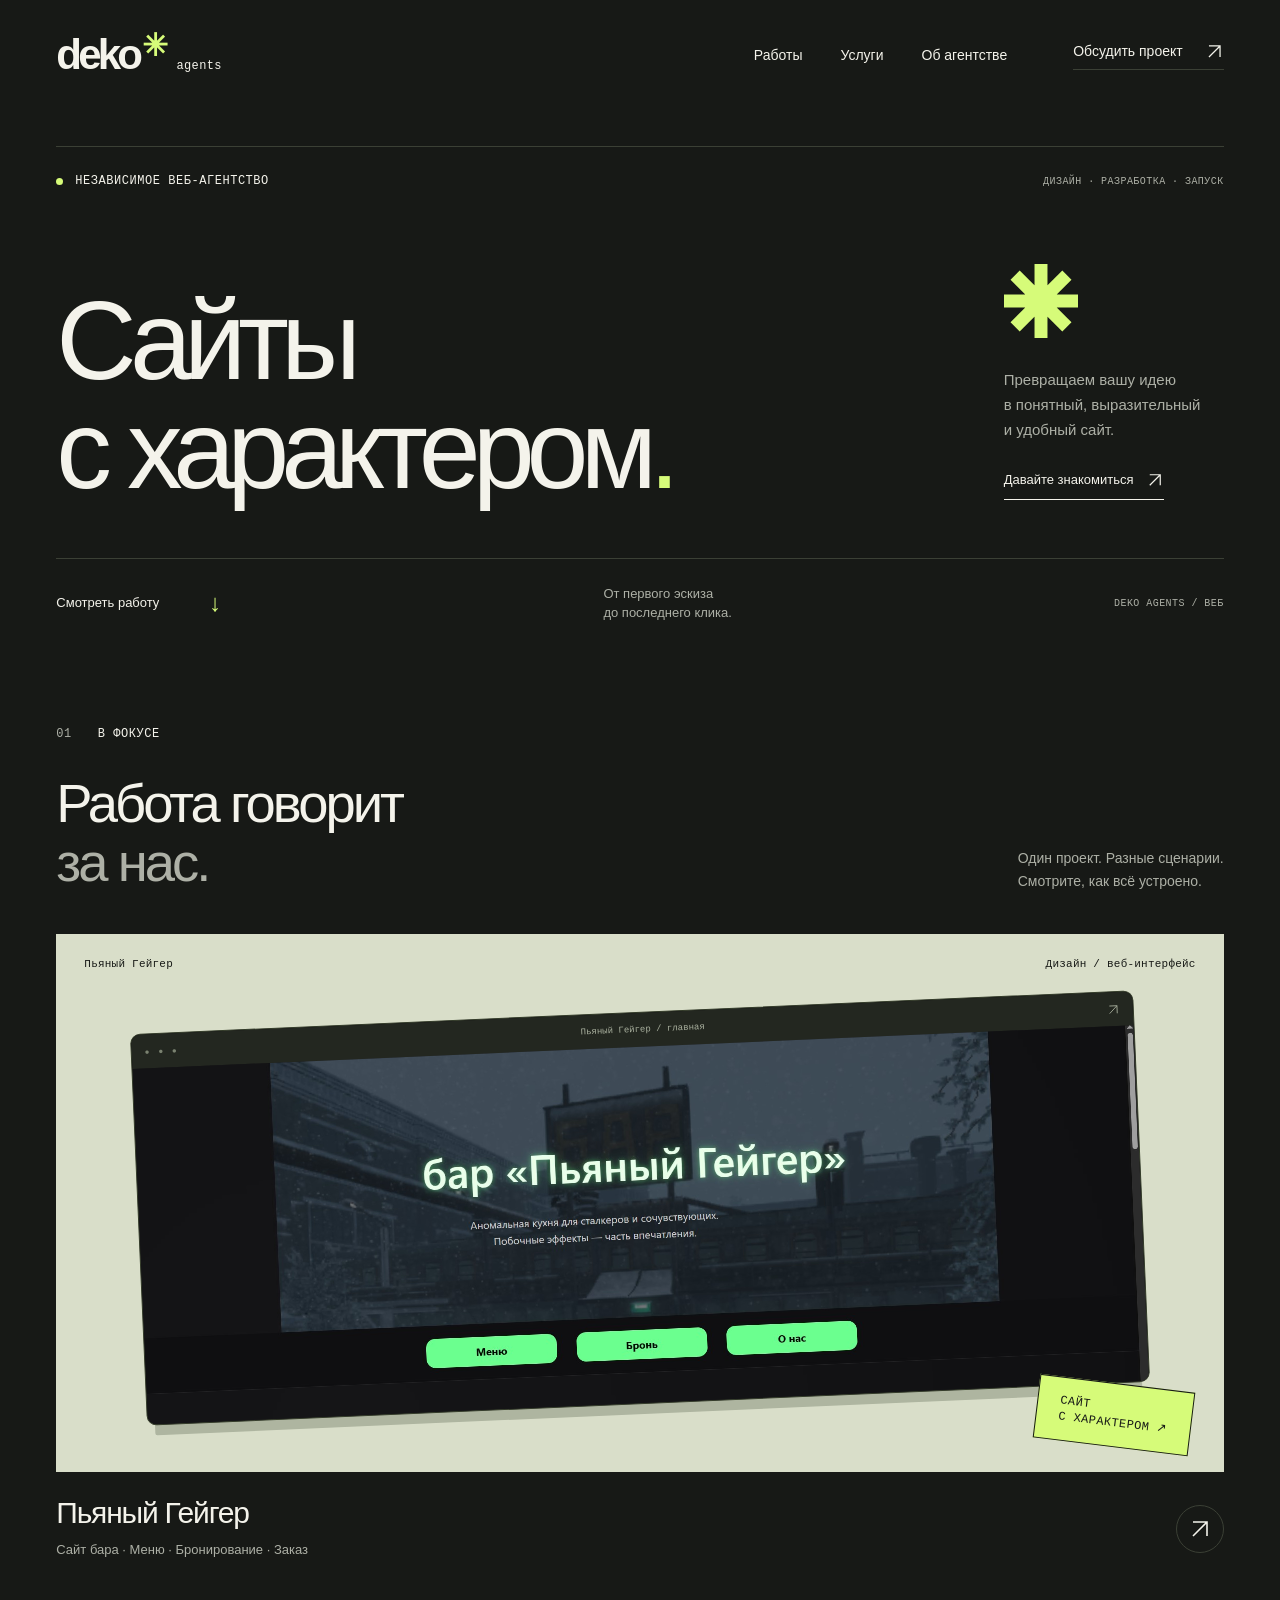
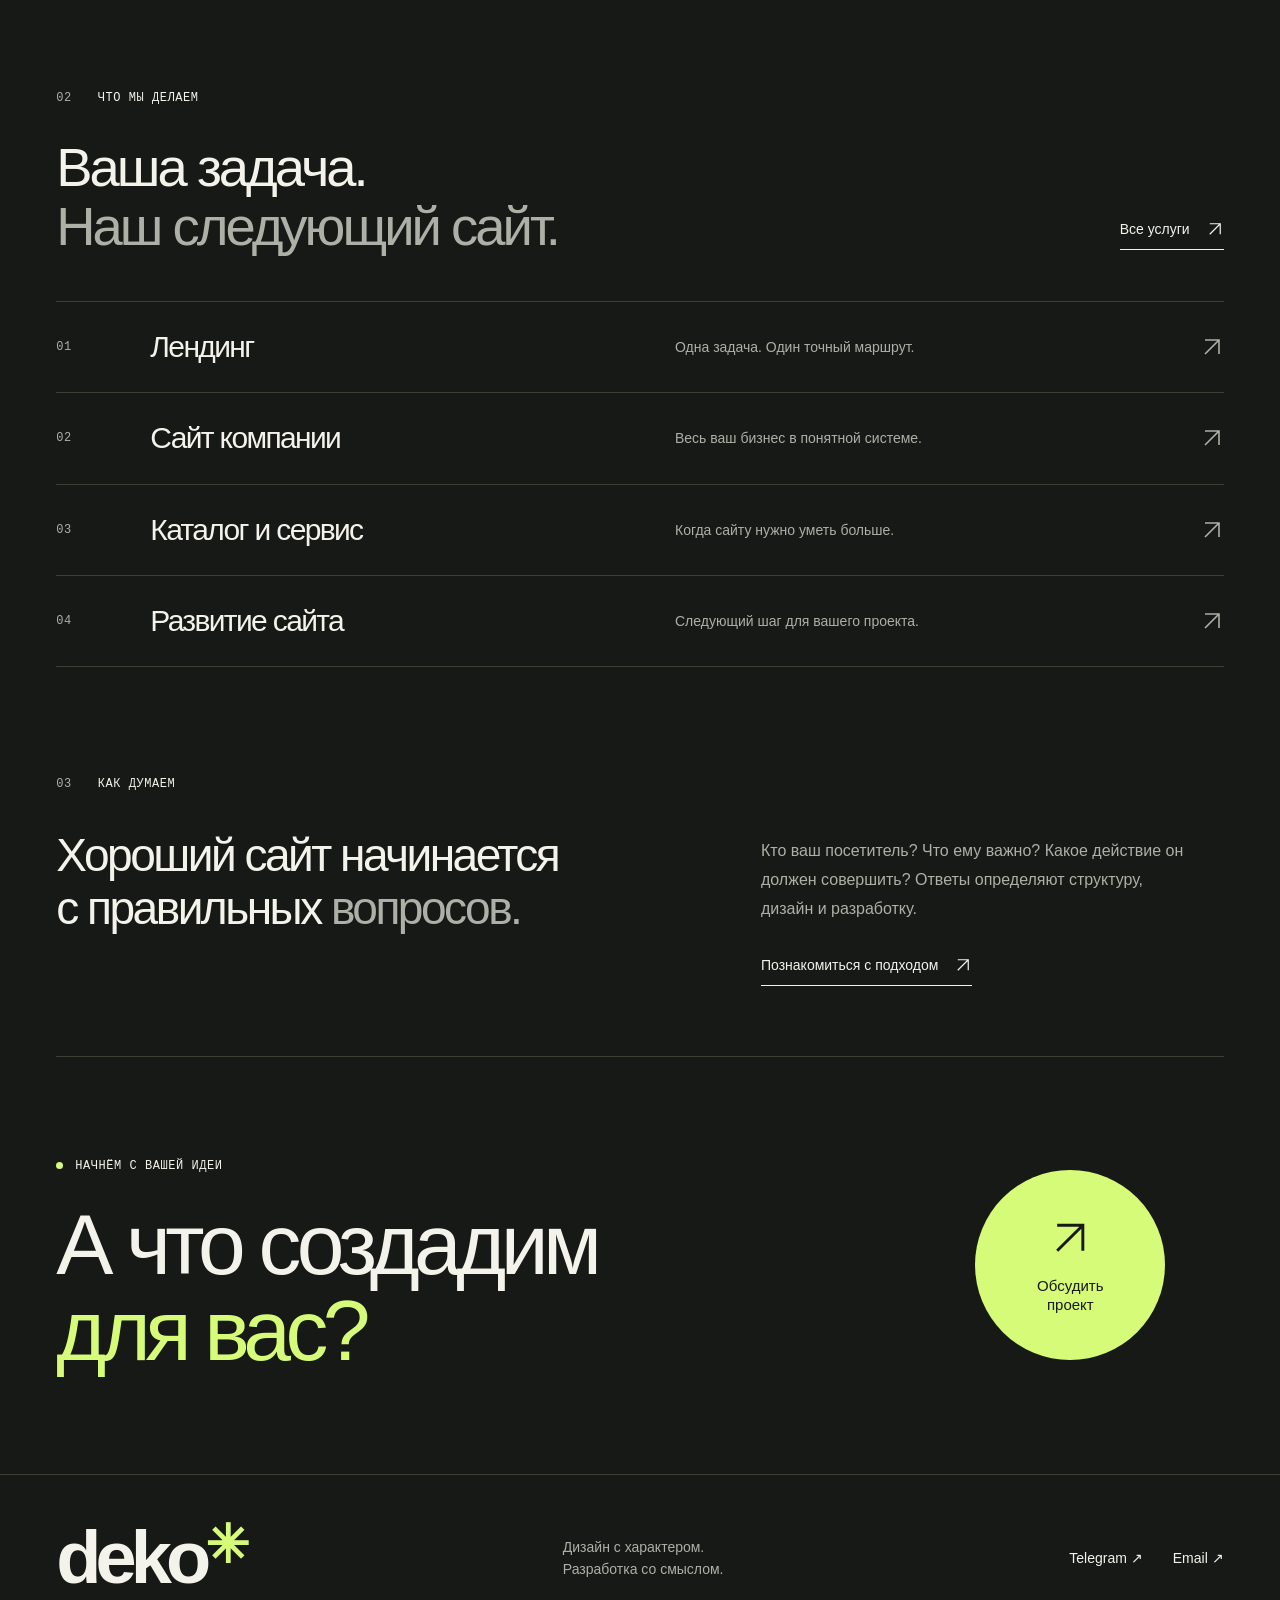
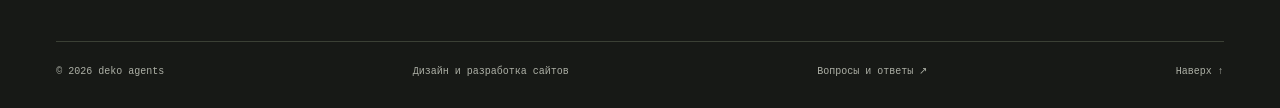
<file: index.html>
<!doctype html>
<html lang="ru" id="top">
<head>
<meta charset="utf-8">
<meta name="viewport" content="width=device-width, initial-scale=1">
<meta name="theme-color" content="#171916">
<meta name="color-scheme" content="dark">
<title>deko agents — сайты с характером</title>
<meta name="description" content="Дизайн и разработка сайтов: лендинги, сайты компаний, каталоги и веб-интерфейсы. Познакомьтесь с работой и подходом deko agents.">
<meta property="og:type" content="website">
<meta property="og:locale" content="ru_RU">
<meta property="og:title" content="deko agents — сайты с характером">
<meta property="og:description" content="Дизайн и разработка сайтов: лендинги, сайты компаний, каталоги и веб-интерфейсы. Познакомьтесь с работой и подходом deko agents.">
<meta property="og:site_name" content="deko agents">
<link rel="icon" type="image/svg+xml" href="assets/favicon.svg">
<link rel="stylesheet" href="css/style.css">
<script src="js/site.js" defer>
</script>
</head>
<body class="home">
<a class="skip-link" href="#main">Перейти к содержимому</a>
<header class="header wrap">
<a class="logo" href="index.html" aria-label="deko agents — главная">
<span class="logo-word">deko<span class="logo-star">✳</span>
</span>
<span class="logo-caption">agents</span>
</a>
<button class="menu-toggle" type="button" aria-expanded="false" aria-controls="navigation">Меню<span aria-hidden="true">＋</span>
</button>
<nav id="navigation" class="navigation" aria-label="Основная навигация">
<a href="sites.html">Работы</a>
<a href="services.html">Услуги</a>
<a href="about.html">Об агентстве</a>
<a class="nav-contact" href="contacts.html">Обсудить проект <svg viewBox="0 0 24 24" fill="none" aria-hidden="true">
<path d="M5 19 19 5M5 5h14v14" stroke="currentColor" stroke-width="1.6"/>
</svg>
</a>
</nav>
</header>
<main id="main">
<section class="hero wrap">
<div class="hero-topline">
<p class="eyebrow">
<span class="status-dot">
</span> Независимое веб-агентство</p>
<span class="micro">ДИЗАЙН · РАЗРАБОТКА · ЗАПУСК</span>
</div>
<div class="hero-grid">
<h1>Сайты<br> с <em>характером<span class="lime-dot">.</span>
</em>
</h1>
<div class="hero-aside">
<div class="hero-symbol">
<svg viewBox="0 0 80 80" fill="none" aria-hidden="true">
<path d="M40 0v80M0 40h80M12 12l56 56M12 68 68 12" stroke="currentColor" stroke-width="14"/>
</svg>
</div>
<p>Превращаем вашу идею<br> в понятный, выразительный<br> и удобный сайт.</p>
<a class="text-link" href="contacts.html">Давайте знакомиться<svg viewBox="0 0 24 24" fill="none" aria-hidden="true">
<path d="M5 19 19 5M5 5h14v14" stroke="currentColor" stroke-width="1.6"/>
</svg>
</a>
</div>
</div>
<div class="hero-bottom">
<a class="scroll-link" href="#selected">Смотреть работу <span aria-hidden="true">↓</span>
</a>
<p>От первого эскиза<br> до последнего клика.</p>
<span class="micro hero-index">DEKO AGENTS / ВЕБ</span>
</div>
</section>
<section class="selected wrap" id="selected">
<p class="eyebrow">
<span class="section-num">01</span>В фокусе</p>
<div class="section-heading">
<h2>Работа говорит<br> <em>за нас.</em>
</h2>
<p>Один проект. Разные сценарии.<br> Смотрите, как всё устроено.</p>
</div>
<a class="project-link" href="geiger.html" aria-label="Смотреть кейс сайта «Пьяный Гейгер»">
<div class="project-visual ">
<div class="project-caption">
<span>Пьяный Гейгер</span>
<span>Дизайн / веб-интерфейс</span>
</div>
<div class="browser-frame">
<div class="browser-bar">
<span class="browser-dots" aria-hidden="true">● ● ●</span>
<span>Пьяный Гейгер / главная</span>
<svg viewBox="0 0 24 24" fill="none" aria-hidden="true">
<path d="M5 19 19 5M5 5h14v14" stroke="currentColor" stroke-width="1.6"/>
</svg>
</div>
<img src="assets/geiger/home.jpg" width="1917" height="681" alt="Главная страница сайта бара «Пьяный Гейгер» с зелёным заголовком и кнопками меню и бронирования" loading="lazy">
</div>
<span class="project-sticker" aria-hidden="true">САЙТ<br> С ХАРАКТЕРОМ ↗</span>
</div>
<div class="project-meta">
<div>
<h3>Пьяный Гейгер</h3>
<p>Сайт бара · Меню · Бронирование · Заказ</p>
</div>
<span class="round-arrow">
<svg viewBox="0 0 24 24" fill="none" aria-hidden="true">
<path d="M5 19 19 5M5 5h14v14" stroke="currentColor" stroke-width="1.6"/>
</svg>
</span>
</div>
</a>
</section>
<section class="services-overview wrap">
<p class="eyebrow">
<span class="section-num">02</span>Что мы делаем</p>
<div class="section-heading">
<h2>Ваша задача.<br> <em>Наш следующий сайт.</em>
</h2>
<a class="text-link" href="services.html">Все услуги<svg viewBox="0 0 24 24" fill="none" aria-hidden="true">
<path d="M5 19 19 5M5 5h14v14" stroke="currentColor" stroke-width="1.6"/>
</svg>
</a>
</div>
<div class="service-rows">
<a class="service-row" href="services.html#landing">
<span class="micro">01</span>
<h3>Лендинг</h3>
<p>Одна задача. Один точный маршрут.</p>
<svg viewBox="0 0 24 24" fill="none" aria-hidden="true">
<path d="M5 19 19 5M5 5h14v14" stroke="currentColor" stroke-width="1.6"/>
</svg>
</a>
<a class="service-row" href="services.html#company">
<span class="micro">02</span>
<h3>Сайт компании</h3>
<p>Весь ваш бизнес в понятной системе.</p>
<svg viewBox="0 0 24 24" fill="none" aria-hidden="true">
<path d="M5 19 19 5M5 5h14v14" stroke="currentColor" stroke-width="1.6"/>
</svg>
</a>
<a class="service-row" href="services.html#catalog">
<span class="micro">03</span>
<h3>Каталог и сервис</h3>
<p>Когда сайту нужно уметь больше.</p>
<svg viewBox="0 0 24 24" fill="none" aria-hidden="true">
<path d="M5 19 19 5M5 5h14v14" stroke="currentColor" stroke-width="1.6"/>
</svg>
</a>
<a class="service-row" href="services.html#redesign">
<span class="micro">04</span>
<h3>Развитие сайта</h3>
<p>Следующий шаг для вашего проекта.</p>
<svg viewBox="0 0 24 24" fill="none" aria-hidden="true">
<path d="M5 19 19 5M5 5h14v14" stroke="currentColor" stroke-width="1.6"/>
</svg>
</a>
</div>
</section>
<section class="approach wrap">
<p class="eyebrow">
<span class="section-num">03</span>Как думаем</p>
<div class="approach-body">
<h2>Хороший сайт начинается<br> с правильных <em>вопросов.</em>
</h2>
<div>
<p>Кто ваш посетитель? Что ему важно? Какое действие он должен совершить? Ответы определяют структуру, дизайн и разработку.</p>
<a class="text-link" href="about.html">Познакомиться с подходом<svg viewBox="0 0 24 24" fill="none" aria-hidden="true">
<path d="M5 19 19 5M5 5h14v14" stroke="currentColor" stroke-width="1.6"/>
</svg>
</a>
</div>
</div>
</section>
<section class="cta wrap" aria-labelledby="cta-title">
<div>
<p class="eyebrow">
<span class="status-dot">
</span> Начнём с вашей идеи</p>
<h2 id="cta-title">А что создадим<br> <em>для вас?</em>
</h2>
</div>
<a class="cta-circle" href="contacts.html" aria-label="Обсудить проект">
<svg viewBox="0 0 24 24" fill="none" aria-hidden="true">
<path d="M5 19 19 5M5 5h14v14" stroke="currentColor" stroke-width="1.6"/>
</svg>
<span>Обсудить<br> проект</span>
</a>
</section>
</main>
<footer class="footer wrap">
<div class="footer-top">
<a href="index.html" class="footer-wordmark" aria-label="deko agents — главная">deko<span>✳</span>
</a>
<p>Дизайн с характером.<br> Разработка со смыслом.</p>
<div class="footer-social">
<a href="https://t.me/dhshshzhuebxhz" target="_blank" rel="noopener noreferrer">Telegram ↗</a>
<a href="mailto:arsensteamru@gmail.com">Email ↗</a>
</div>
</div>
<div class="footer-bottom">
<span>© <span data-year>2026</span> deko agents</span>
<span>Дизайн и разработка сайтов</span>
<a href="faq.html">Вопросы и ответы ↗</a>
<a href="#top">Наверх ↑</a>
</div>
</footer>
</body>
</html>
</file>
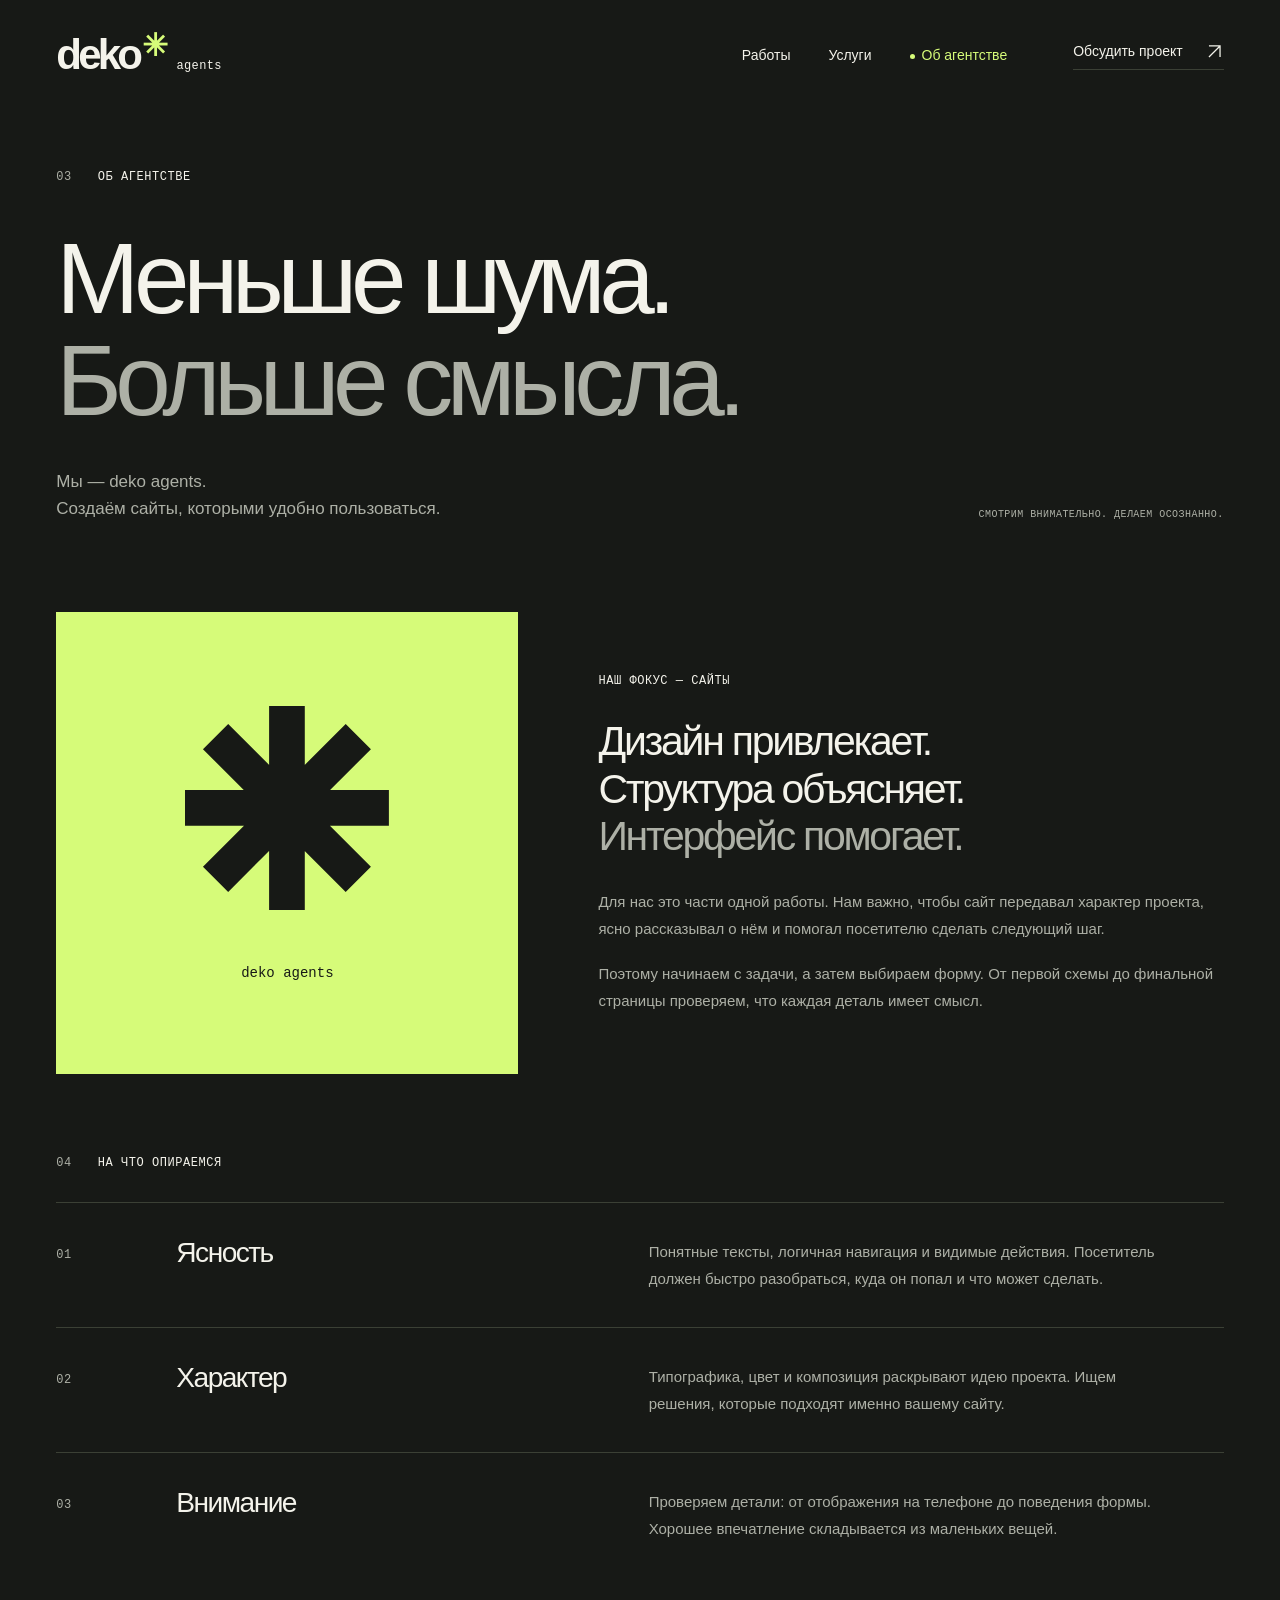
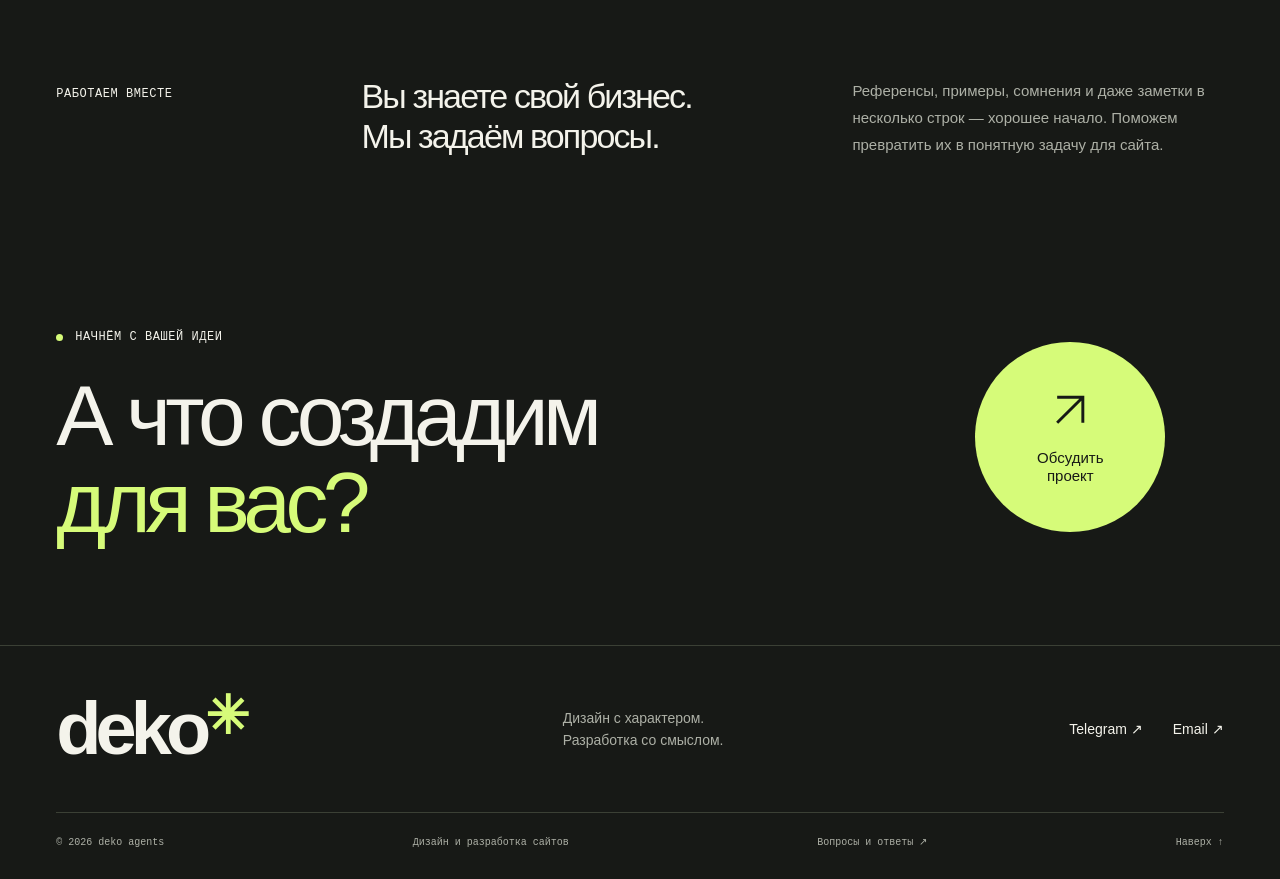
<file: about.html>
<!doctype html>
<html lang="ru" id="top">
<head>
<meta charset="utf-8">
<meta name="viewport" content="width=device-width, initial-scale=1">
<meta name="theme-color" content="#171916">
<meta name="color-scheme" content="dark">
<title>Об агентстве — deko agents</title>
<meta name="description" content="Подход deko agents к сайтам: понятная структура, дизайн с характером и внимание к пользовательским сценариям.">
<meta property="og:type" content="website">
<meta property="og:locale" content="ru_RU">
<meta property="og:title" content="Об агентстве — deko agents">
<meta property="og:description" content="Подход deko agents к сайтам: понятная структура, дизайн с характером и внимание к пользовательским сценариям.">
<meta property="og:site_name" content="deko agents">
<link rel="icon" type="image/svg+xml" href="assets/favicon.svg">
<link rel="stylesheet" href="css/style.css">
<script src="js/site.js" defer>
</script>
</head>
<body class="">
<a class="skip-link" href="#main">Перейти к содержимому</a>
<header class="header wrap">
<a class="logo" href="index.html" aria-label="deko agents — главная">
<span class="logo-word">deko<span class="logo-star">✳</span>
</span>
<span class="logo-caption">agents</span>
</a>
<button class="menu-toggle" type="button" aria-expanded="false" aria-controls="navigation">Меню<span aria-hidden="true">＋</span>
</button>
<nav id="navigation" class="navigation" aria-label="Основная навигация">
<a href="sites.html">Работы</a>
<a href="services.html">Услуги</a>
<a href="about.html" aria-current="page">Об агентстве</a>
<a class="nav-contact" href="contacts.html">Обсудить проект <svg viewBox="0 0 24 24" fill="none" aria-hidden="true">
<path d="M5 19 19 5M5 5h14v14" stroke="currentColor" stroke-width="1.6"/>
</svg>
</a>
</nav>
</header>
<main id="main">
<section class="page-intro wrap">
<p class="eyebrow">
<span class="section-num">03</span>Об агентстве</p>
<h1>Меньше шума.<br> <em>Больше смысла.</em>
</h1>
<div class="intro-bottom">
<p>Мы — deko agents.<br> Создаём сайты, которыми удобно пользоваться.</p>
<span class="micro">СМОТРИМ ВНИМАТЕЛЬНО. ДЕЛАЕМ ОСОЗНАННО.</span>
</div>
</section>
<section class="about-statement wrap">
<div class="about-mark" aria-hidden="true">
<svg viewBox="0 0 80 80" fill="none" aria-hidden="true">
<path d="M40 0v80M0 40h80M12 12l56 56M12 68 68 12" stroke="currentColor" stroke-width="14"/>
</svg>
<span>deko agents</span>
</div>
<div>
<p class="eyebrow">Наш фокус — сайты</p>
<h2>Дизайн привлекает.<br> Структура объясняет.<br> <em>Интерфейс помогает.</em>
</h2>
<p>Для нас это части одной работы. Нам важно, чтобы сайт передавал характер проекта, ясно рассказывал о нём и помогал посетителю сделать следующий шаг.</p>
<p>Поэтому начинаем с задачи, а затем выбираем форму. От первой схемы до финальной страницы проверяем, что каждая деталь имеет смысл.</p>
</div>
</section>
<section class="principles wrap">
<p class="eyebrow">
<span class="section-num">04</span>На что опираемся</p>
<div class="principle">
<span class="micro">01</span>
<h3>Ясность</h3>
<p>Понятные тексты, логичная навигация и видимые действия. Посетитель должен быстро разобраться, куда он попал и что может сделать.</p>
</div>
<div class="principle">
<span class="micro">02</span>
<h3>Характер</h3>
<p>Типографика, цвет и композиция раскрывают идею проекта. Ищем решения, которые подходят именно вашему сайту.</p>
</div>
<div class="principle">
<span class="micro">03</span>
<h3>Внимание</h3>
<p>Проверяем детали: от отображения на телефоне до поведения формы. Хорошее впечатление складывается из маленьких вещей.</p>
</div>
</section>
<section class="split-note wrap">
<p class="eyebrow">Работаем вместе</p>
<h2>Вы знаете свой бизнес.<br> Мы задаём вопросы.</h2>
<p>Референсы, примеры, сомнения и даже заметки в несколько строк — хорошее начало. Поможем превратить их в понятную задачу для сайта.</p>
</section>
<section class="cta wrap" aria-labelledby="cta-title">
<div>
<p class="eyebrow">
<span class="status-dot">
</span> Начнём с вашей идеи</p>
<h2 id="cta-title">А что создадим<br> <em>для вас?</em>
</h2>
</div>
<a class="cta-circle" href="contacts.html" aria-label="Обсудить проект">
<svg viewBox="0 0 24 24" fill="none" aria-hidden="true">
<path d="M5 19 19 5M5 5h14v14" stroke="currentColor" stroke-width="1.6"/>
</svg>
<span>Обсудить<br> проект</span>
</a>
</section>
</main>
<footer class="footer wrap">
<div class="footer-top">
<a href="index.html" class="footer-wordmark" aria-label="deko agents — главная">deko<span>✳</span>
</a>
<p>Дизайн с характером.<br> Разработка со смыслом.</p>
<div class="footer-social">
<a href="https://t.me/dhshshzhuebxhz" target="_blank" rel="noopener noreferrer">Telegram ↗</a>
<a href="mailto:arsensteamru@gmail.com">Email ↗</a>
</div>
</div>
<div class="footer-bottom">
<span>© <span data-year>2026</span> deko agents</span>
<span>Дизайн и разработка сайтов</span>
<a href="faq.html">Вопросы и ответы ↗</a>
<a href="#top">Наверх ↑</a>
</div>
</footer>
</body>
</html>
</file>
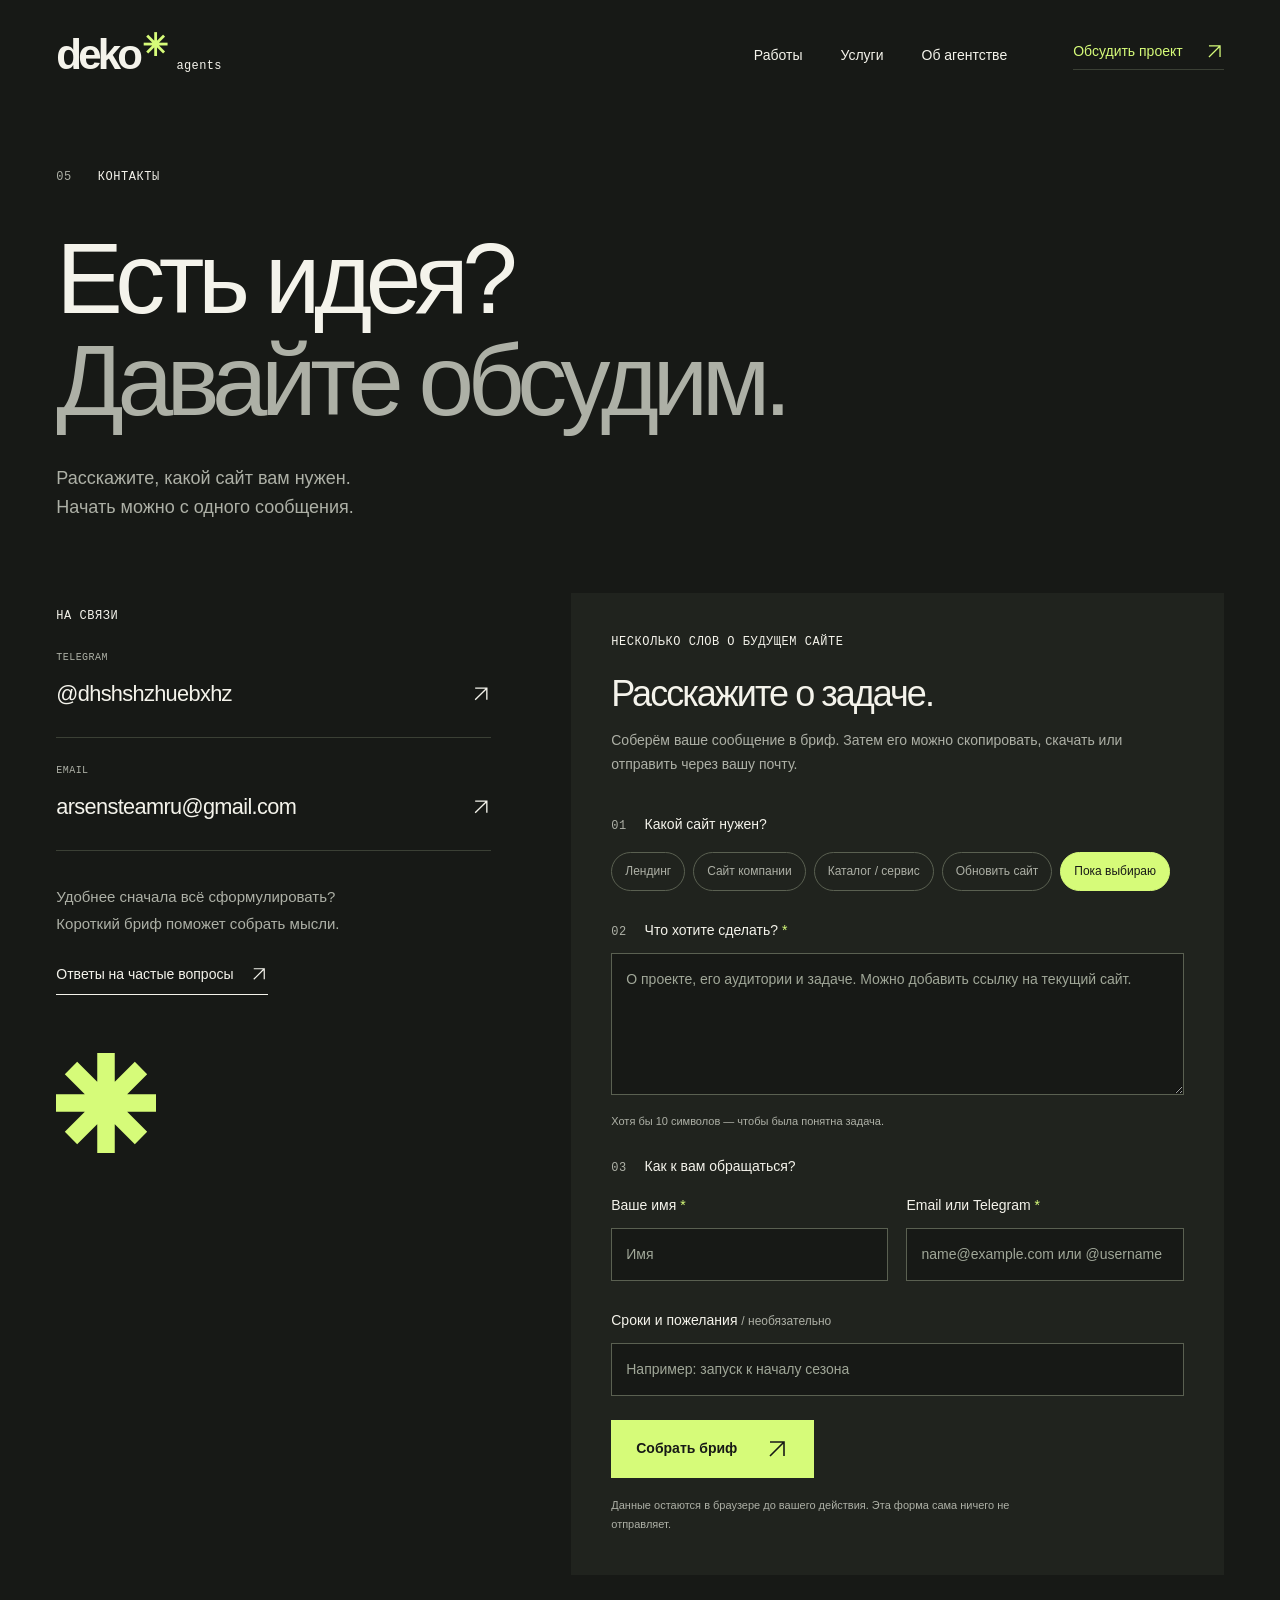
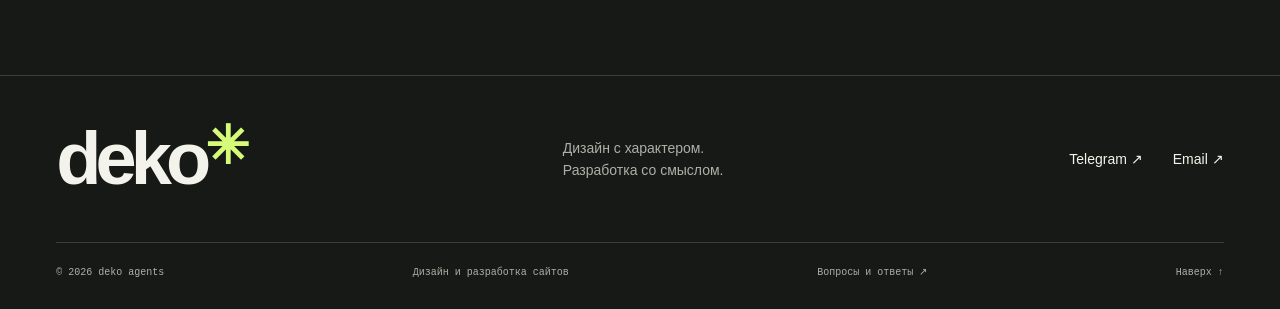
<file: contacts.html>
<!doctype html>
<html lang="ru" id="top">
<head>
<meta charset="utf-8">
<meta name="viewport" content="width=device-width, initial-scale=1">
<meta name="theme-color" content="#171916">
<meta name="color-scheme" content="dark">
<title>Обсудить сайт — контакты deko agents</title>
<meta name="description" content="Напишите deko agents в Telegram @dhshshzhuebxhz или на arsensteamru@gmail.com. Расскажите о будущем сайте и соберите краткий бриф.">
<meta property="og:type" content="website">
<meta property="og:locale" content="ru_RU">
<meta property="og:title" content="Обсудить сайт — контакты deko agents">
<meta property="og:description" content="Напишите deko agents в Telegram @dhshshzhuebxhz или на arsensteamru@gmail.com. Расскажите о будущем сайте и соберите краткий бриф.">
<meta property="og:site_name" content="deko agents">
<link rel="icon" type="image/svg+xml" href="assets/favicon.svg">
<link rel="stylesheet" href="css/style.css">
<script src="js/site.js" defer>
</script>
</head>
<body class="contact-page">
<a class="skip-link" href="#main">Перейти к содержимому</a>
<header class="header wrap">
<a class="logo" href="index.html" aria-label="deko agents — главная">
<span class="logo-word">deko<span class="logo-star">✳</span>
</span>
<span class="logo-caption">agents</span>
</a>
<button class="menu-toggle" type="button" aria-expanded="false" aria-controls="navigation">Меню<span aria-hidden="true">＋</span>
</button>
<nav id="navigation" class="navigation" aria-label="Основная навигация">
<a href="sites.html">Работы</a>
<a href="services.html">Услуги</a>
<a href="about.html">Об агентстве</a>
<a class="nav-contact" href="contacts.html" aria-current="page">Обсудить проект <svg viewBox="0 0 24 24" fill="none" aria-hidden="true">
<path d="M5 19 19 5M5 5h14v14" stroke="currentColor" stroke-width="1.6"/>
</svg>
</a>
</nav>
</header>
<main id="main">
<section class="page-intro wrap">
<p class="eyebrow">
<span class="section-num">05</span>Контакты</p>
<h1>Есть идея?<br> <em>Давайте обсудим.</em>
</h1>
<p class="intro-copy">Расскажите, какой сайт вам нужен.<br> Начать можно с одного сообщения.</p>
</section>
<section class="contact-layout wrap">
<div class="contact-sidebar">
<p class="eyebrow">На связи</p>
<a class="contact-method" href="https://t.me/dhshshzhuebxhz" target="_blank" rel="noopener noreferrer">
<span class="micro">TELEGRAM</span>
<span>@dhshshzhuebxhz <svg viewBox="0 0 24 24" fill="none" aria-hidden="true">
<path d="M5 19 19 5M5 5h14v14" stroke="currentColor" stroke-width="1.6"/>
</svg>
</span>
</a>
<a class="contact-method" href="mailto:arsensteamru@gmail.com">
<span class="micro">EMAIL</span>
<span>arsensteamru@gmail.com <svg viewBox="0 0 24 24" fill="none" aria-hidden="true">
<path d="M5 19 19 5M5 5h14v14" stroke="currentColor" stroke-width="1.6"/>
</svg>
</span>
</a>
<p class="contact-note">Удобнее сначала всё сформулировать? Короткий бриф поможет собрать мысли.</p>
<a class="text-link" href="faq.html">Ответы на частые вопросы <svg viewBox="0 0 24 24" fill="none" aria-hidden="true">
<path d="M5 19 19 5M5 5h14v14" stroke="currentColor" stroke-width="1.6"/>
</svg>
</a>
<div class="contact-star" aria-hidden="true">
<svg viewBox="0 0 80 80" fill="none" aria-hidden="true">
<path d="M40 0v80M0 40h80M12 12l56 56M12 68 68 12" stroke="currentColor" stroke-width="14"/>
</svg>
</div>
</div>
<div class="brief-panel">
<p class="eyebrow">Несколько слов о будущем сайте</p>
<h2>Расскажите о задаче.</h2>
<p class="form-explanation">Соберём ваше сообщение в бриф. Затем его можно скопировать, скачать или отправить через вашу почту.</p>
<form id="brief-form">
<fieldset>
<legend>
<span class="micro">01</span> Какой сайт нужен?</legend>
<div class="service-options">
<label>
<input type="radio" name="service" value="landing">
<span>Лендинг</span>
</label>
<label>
<input type="radio" name="service" value="company">
<span>Сайт компании</span>
</label>
<label>
<input type="radio" name="service" value="catalog">
<span>Каталог / сервис</span>
</label>
<label>
<input type="radio" name="service" value="redesign">
<span>Обновить сайт</span>
</label>
<label>
<input type="radio" name="service" value="unsure" checked>
<span>Пока выбираю</span>
</label>
</div>
</fieldset>
<div class="form-field">
<label for="task">
<span class="micro">02</span> Что хотите сделать? <span class="required">*</span>
</label>
<textarea id="task" name="task" rows="5" maxlength="3000" minlength="10" required placeholder="О проекте, его аудитории и задаче. Можно добавить ссылку на текущий сайт.">
</textarea>
<span class="field-hint">Хотя бы 10 символов — чтобы была понятна задача.</span>
</div>
<fieldset>
<legend>
<span class="micro">03</span> Как к вам обращаться?</legend>
<div class="form-columns">
<div class="form-field">
<label for="name">Ваше имя <span class="required">*</span>
</label>
<input id="name" name="name" autocomplete="name" maxlength="100" required placeholder="Имя">
</div>
<div class="form-field">
<label for="contact">Email или Telegram <span class="required">*</span>
</label>
<input id="contact" name="contact" autocomplete="off" maxlength="160" required placeholder="name@example.com или @username">
</div>
</div>
</fieldset>
<div class="form-field">
<label for="timing">Сроки и пожелания <span class="optional">/ необязательно</span>
</label>
<input id="timing" name="timing" maxlength="240" placeholder="Например: запуск к началу сезона">
</div>
<button class="button" type="submit">Собрать бриф <svg viewBox="0 0 24 24" fill="none" aria-hidden="true">
<path d="M5 19 19 5M5 5h14v14" stroke="currentColor" stroke-width="1.6"/>
</svg>
</button>
<p class="form-privacy">Данные остаются в браузере до вашего действия. Эта форма сама ничего не отправляет.</p>
<noscript>
<p>Для сборки брифа нужен JavaScript. Вы можете написать напрямую на <a href="mailto:arsensteamru@gmail.com">arsensteamru@gmail.com</a>.</p>
</noscript>
</form>
<section class="brief-result" id="brief-result" aria-labelledby="brief-title" hidden>
<h3 id="brief-title" tabindex="-1">Бриф готов.</h3>
<p>Проверьте текст и выберите удобный способ отправки.</p>
<textarea id="brief-text" aria-label="Текст вашего брифа" readonly rows="12">
</textarea>
<div class="brief-actions">
<a class="button" id="email-brief" href="mailto:arsensteamru@gmail.com">Открыть почту <svg viewBox="0 0 24 24" fill="none" aria-hidden="true">
<path d="M5 19 19 5M5 5h14v14" stroke="currentColor" stroke-width="1.6"/>
</svg>
</a>
<button class="button button-outline" id="copy-brief" type="button">Скопировать</button>
<button class="text-link" id="download-brief" type="button">Скачать .txt ↓</button>
</div>
<p class="field-hint">Письмо откроется в вашей почтовой программе. Бриф ещё не отправлен.</p>
<p id="brief-status" role="status" aria-live="polite">
</p>
</section>
</div>
</section>
</main>
<footer class="footer wrap">
<div class="footer-top">
<a href="index.html" class="footer-wordmark" aria-label="deko agents — главная">deko<span>✳</span>
</a>
<p>Дизайн с характером.<br> Разработка со смыслом.</p>
<div class="footer-social">
<a href="https://t.me/dhshshzhuebxhz" target="_blank" rel="noopener noreferrer">Telegram ↗</a>
<a href="mailto:arsensteamru@gmail.com">Email ↗</a>
</div>
</div>
<div class="footer-bottom">
<span>© <span data-year>2026</span> deko agents</span>
<span>Дизайн и разработка сайтов</span>
<a href="faq.html">Вопросы и ответы ↗</a>
<a href="#top">Наверх ↑</a>
</div>
</footer>
</body>
</html>
</file>
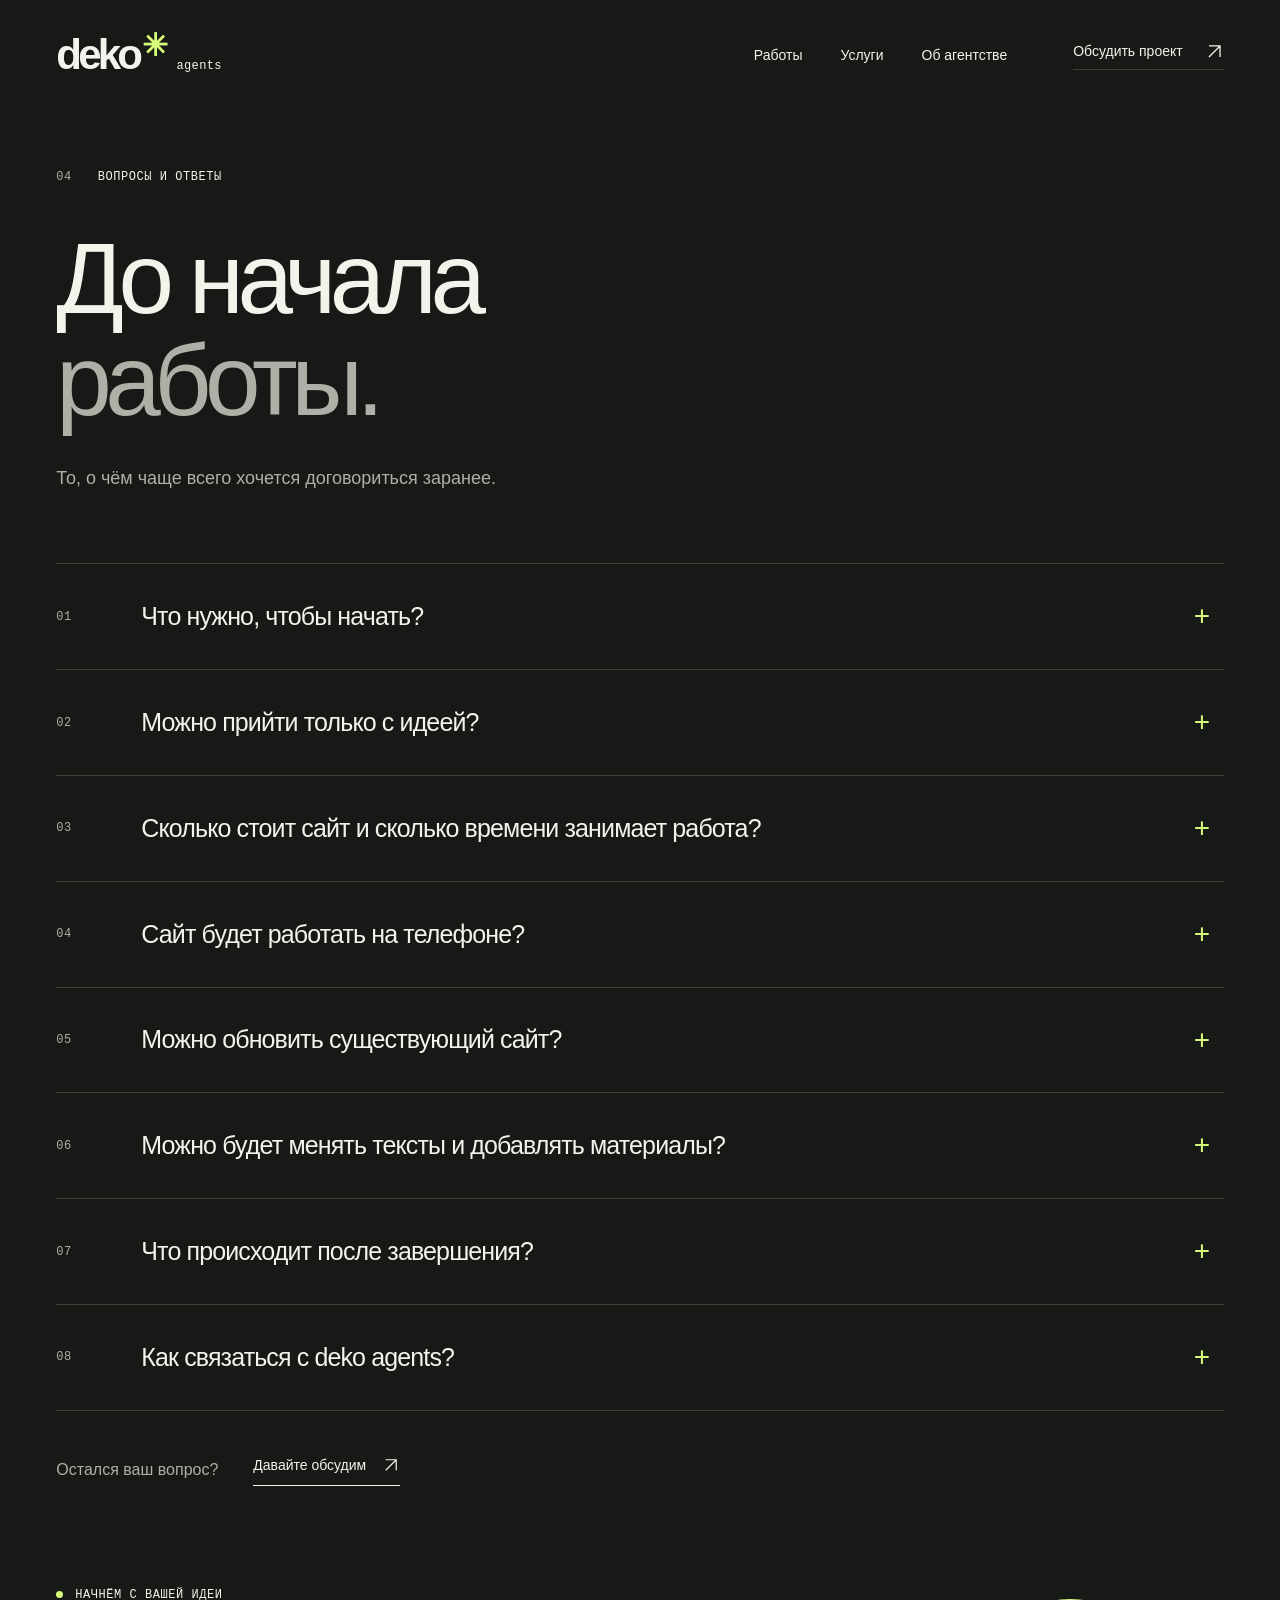
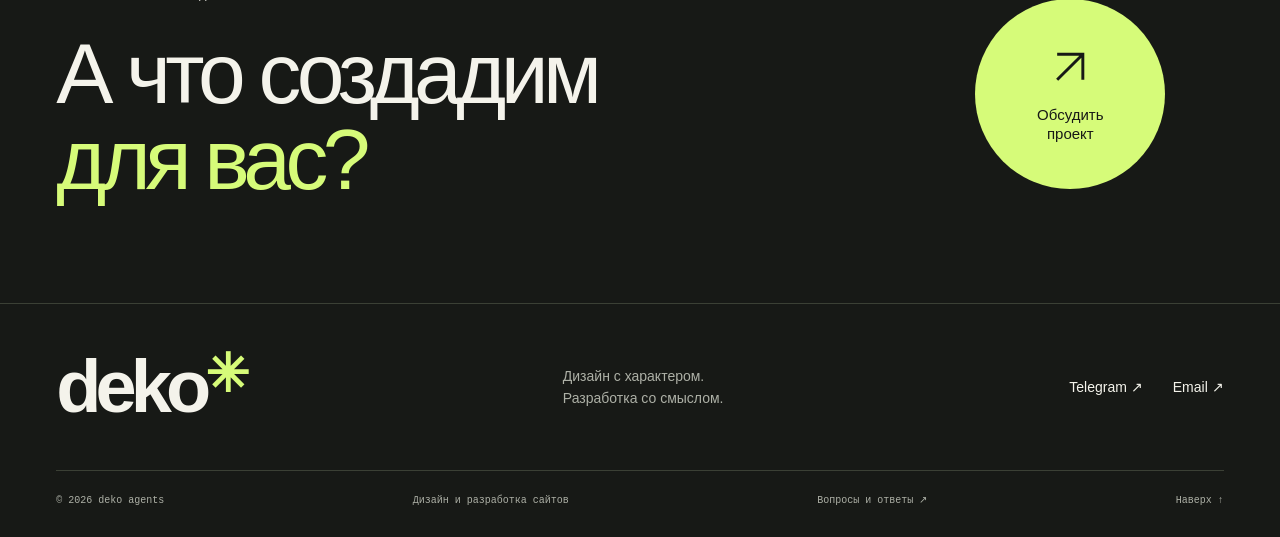
<file: faq.html>
<!doctype html>
<html lang="ru" id="top">
<head>
<meta charset="utf-8">
<meta name="viewport" content="width=device-width, initial-scale=1">
<meta name="theme-color" content="#171916">
<meta name="color-scheme" content="dark">
<title>Вопросы и ответы — deko agents</title>
<meta name="description" content="Что нужно для начала работы над сайтом, от чего зависят стоимость и сроки, как проходит передача проекта. Ответы deko agents.">
<meta property="og:type" content="website">
<meta property="og:locale" content="ru_RU">
<meta property="og:title" content="Вопросы и ответы — deko agents">
<meta property="og:description" content="Что нужно для начала работы над сайтом, от чего зависят стоимость и сроки, как проходит передача проекта. Ответы deko agents.">
<meta property="og:site_name" content="deko agents">
<link rel="icon" type="image/svg+xml" href="assets/favicon.svg">
<link rel="stylesheet" href="css/style.css">
<script src="js/site.js" defer>
</script>
</head>
<body class="">
<a class="skip-link" href="#main">Перейти к содержимому</a>
<header class="header wrap">
<a class="logo" href="index.html" aria-label="deko agents — главная">
<span class="logo-word">deko<span class="logo-star">✳</span>
</span>
<span class="logo-caption">agents</span>
</a>
<button class="menu-toggle" type="button" aria-expanded="false" aria-controls="navigation">Меню<span aria-hidden="true">＋</span>
</button>
<nav id="navigation" class="navigation" aria-label="Основная навигация">
<a href="sites.html">Работы</a>
<a href="services.html">Услуги</a>
<a href="about.html">Об агентстве</a>
<a class="nav-contact" href="contacts.html">Обсудить проект <svg viewBox="0 0 24 24" fill="none" aria-hidden="true">
<path d="M5 19 19 5M5 5h14v14" stroke="currentColor" stroke-width="1.6"/>
</svg>
</a>
</nav>
</header>
<main id="main">
<section class="page-intro wrap">
<p class="eyebrow">
<span class="section-num">04</span>Вопросы и ответы</p>
<h1>До начала<br> <em>работы.</em>
</h1>
<p class="intro-copy">То, о чём чаще всего хочется договориться заранее.</p>
</section>
<section class="faq-list wrap" aria-label="Частые вопросы">
<details class="faq-item">
<summary>
<span class="micro">01</span>
<h2>Что нужно, чтобы начать?</h2>
<span class="faq-plus" aria-hidden="true">+</span>
</summary>
<div class="faq-answer">
<p>Коротко расскажите о вашем проекте: чем занимаетесь, кому нужен сайт и какое действие ждёте от посетителя. Если есть тексты, изображения или референсы, упомяните их. Подробный бриф можно составить вместе.</p>
</div>
</details>
<details class="faq-item">
<summary>
<span class="micro">02</span>
<h2>Можно прийти только с идеей?</h2>
<span class="faq-plus" aria-hidden="true">+</span>
</summary>
<div class="faq-answer">
<p>Да. Начнём с цели и аудитории, обсудим возможную структуру и определим первый объём работ.</p>
</div>
</details>
<details class="faq-item">
<summary>
<span class="micro">03</span>
<h2>Сколько стоит сайт и сколько времени занимает работа?</h2>
<span class="faq-plus" aria-hidden="true">+</span>
</summary>
<div class="faq-answer">
<p>Это зависит от количества страниц, функциональности и готовности контента. После обсуждения задачи согласуем смету и этапы. Конкретную стоимость и даты фиксируем до начала работы.</p>
</div>
</details>
<details class="faq-item">
<summary>
<span class="micro">04</span>
<h2>Сайт будет работать на телефоне?</h2>
<span class="faq-plus" aria-hidden="true">+</span>
</summary>
<div class="faq-answer">
<p>Адаптивность входит в подход к разработке. При проверке смотрим, как страницы, меню и формы ведут себя на разных размерах экрана.</p>
</div>
</details>
<details class="faq-item">
<summary>
<span class="micro">05</span>
<h2>Можно обновить существующий сайт?</h2>
<span class="faq-plus" aria-hidden="true">+</span>
</summary>
<div class="faq-answer">
<p>Да. Пришлите ссылку и опишите, что хотите изменить: внешний вид, структуру, отдельные страницы или пользовательские сценарии. После изучения предложим состав работ.</p>
</div>
</details>
<details class="faq-item">
<summary>
<span class="micro">06</span>
<h2>Можно будет менять тексты и добавлять материалы?</h2>
<span class="faq-plus" aria-hidden="true">+</span>
</summary>
<div class="faq-answer">
<p>Способ управления контентом выбираем под задачу. Если нужно редактировать сайт самостоятельно, обсудим систему управления на этапе планирования.</p>
</div>
</details>
<details class="faq-item">
<summary>
<span class="micro">07</span>
<h2>Что происходит после завершения?</h2>
<span class="faq-plus" aria-hidden="true">+</span>
</summary>
<div class="faq-answer">
<p>Передаём согласованный результат и исходные файлы, объясняем структуру проекта. Размещение, дальнейшую поддержку и развитие оговариваем отдельно.</p>
</div>
</details>
<details class="faq-item">
<summary>
<span class="micro">08</span>
<h2>Как связаться с deko agents?</h2>
<span class="faq-plus" aria-hidden="true">+</span>
</summary>
<div class="faq-answer">
<p>Напишите в Telegram или на email, указанные на странице контактов. Там же можно составить краткий бриф, скопировать его или открыть черновик письма.</p>
</div>
</details>
</section>
<div class="faq-followup wrap">
<p>Остался ваш вопрос?</p>
<a class="text-link" href="contacts.html">Давайте обсудим<svg viewBox="0 0 24 24" fill="none" aria-hidden="true">
<path d="M5 19 19 5M5 5h14v14" stroke="currentColor" stroke-width="1.6"/>
</svg>
</a>
</div>
<section class="cta wrap" aria-labelledby="cta-title">
<div>
<p class="eyebrow">
<span class="status-dot">
</span> Начнём с вашей идеи</p>
<h2 id="cta-title">А что создадим<br> <em>для вас?</em>
</h2>
</div>
<a class="cta-circle" href="contacts.html" aria-label="Обсудить проект">
<svg viewBox="0 0 24 24" fill="none" aria-hidden="true">
<path d="M5 19 19 5M5 5h14v14" stroke="currentColor" stroke-width="1.6"/>
</svg>
<span>Обсудить<br> проект</span>
</a>
</section>
</main>
<footer class="footer wrap">
<div class="footer-top">
<a href="index.html" class="footer-wordmark" aria-label="deko agents — главная">deko<span>✳</span>
</a>
<p>Дизайн с характером.<br> Разработка со смыслом.</p>
<div class="footer-social">
<a href="https://t.me/dhshshzhuebxhz" target="_blank" rel="noopener noreferrer">Telegram ↗</a>
<a href="mailto:arsensteamru@gmail.com">Email ↗</a>
</div>
</div>
<div class="footer-bottom">
<span>© <span data-year>2026</span> deko agents</span>
<span>Дизайн и разработка сайтов</span>
<a href="faq.html">Вопросы и ответы ↗</a>
<a href="#top">Наверх ↑</a>
</div>
</footer>
</body>
</html>
</file>
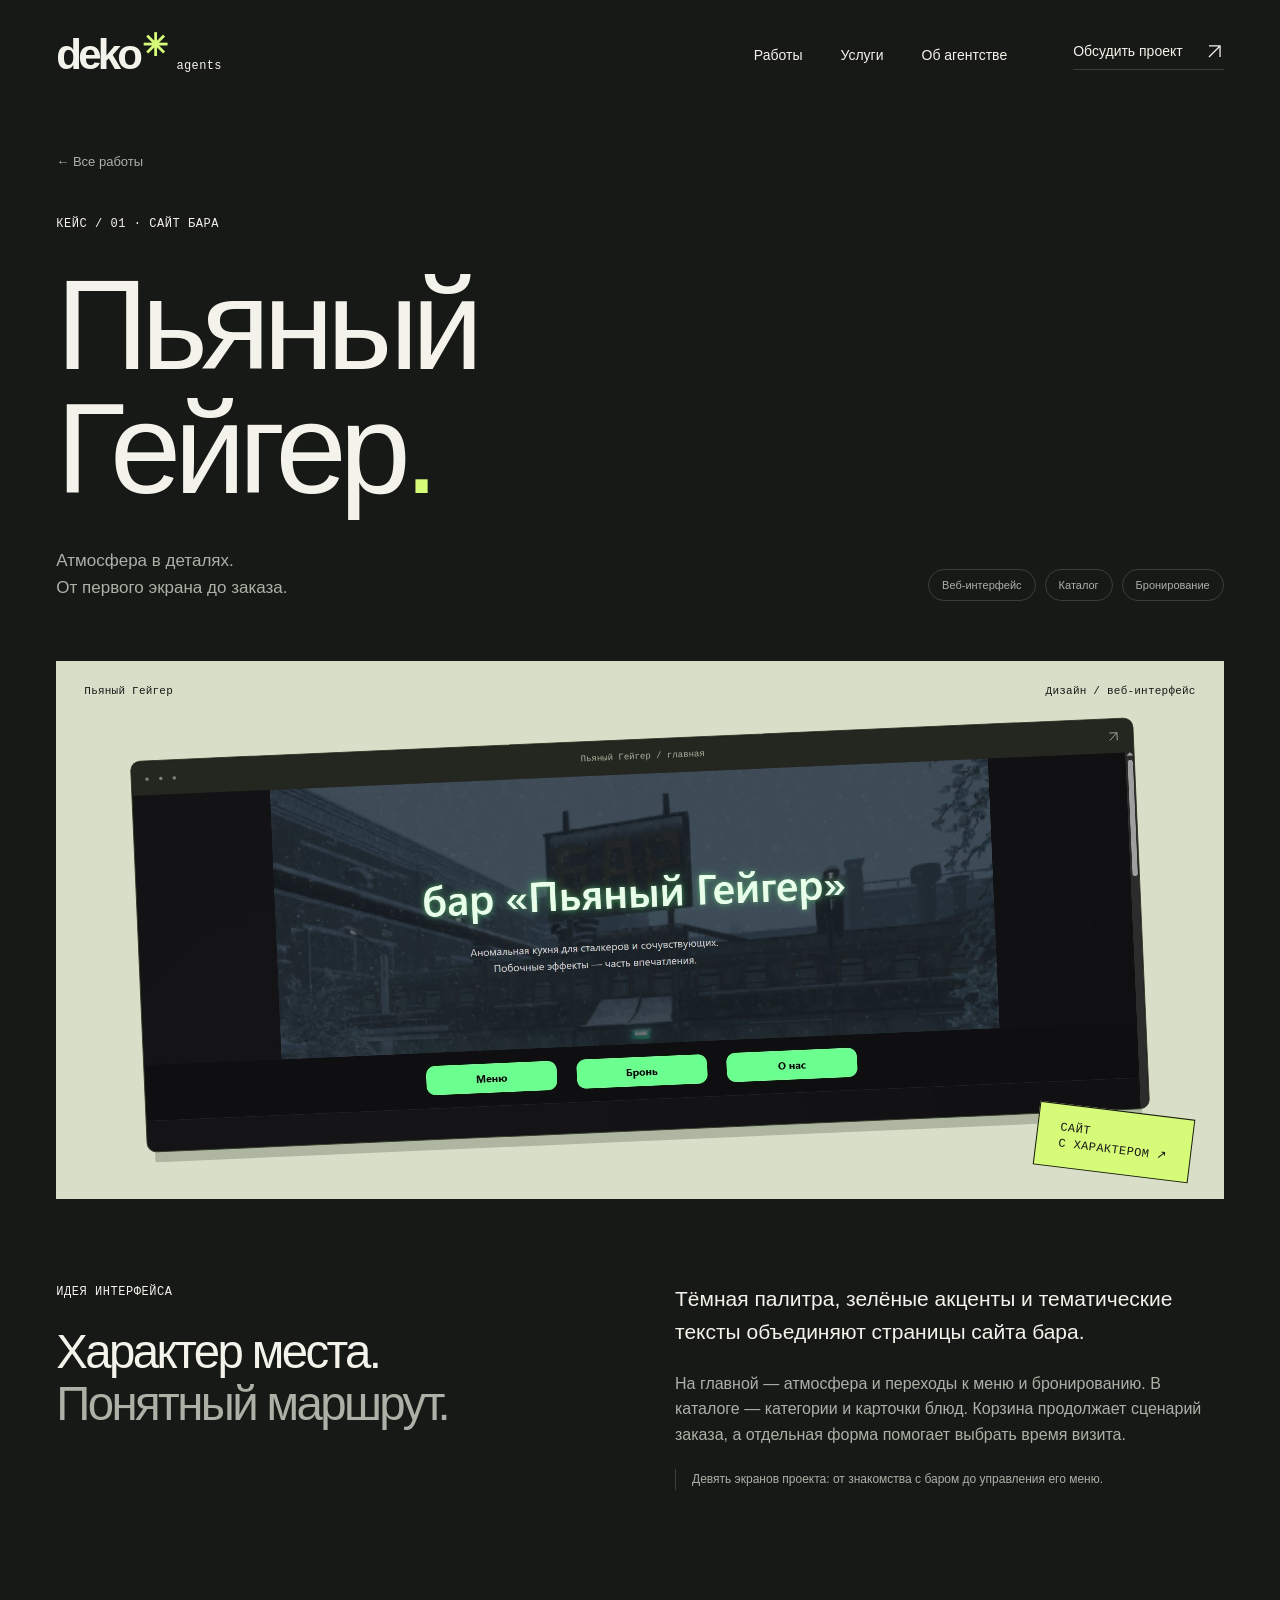
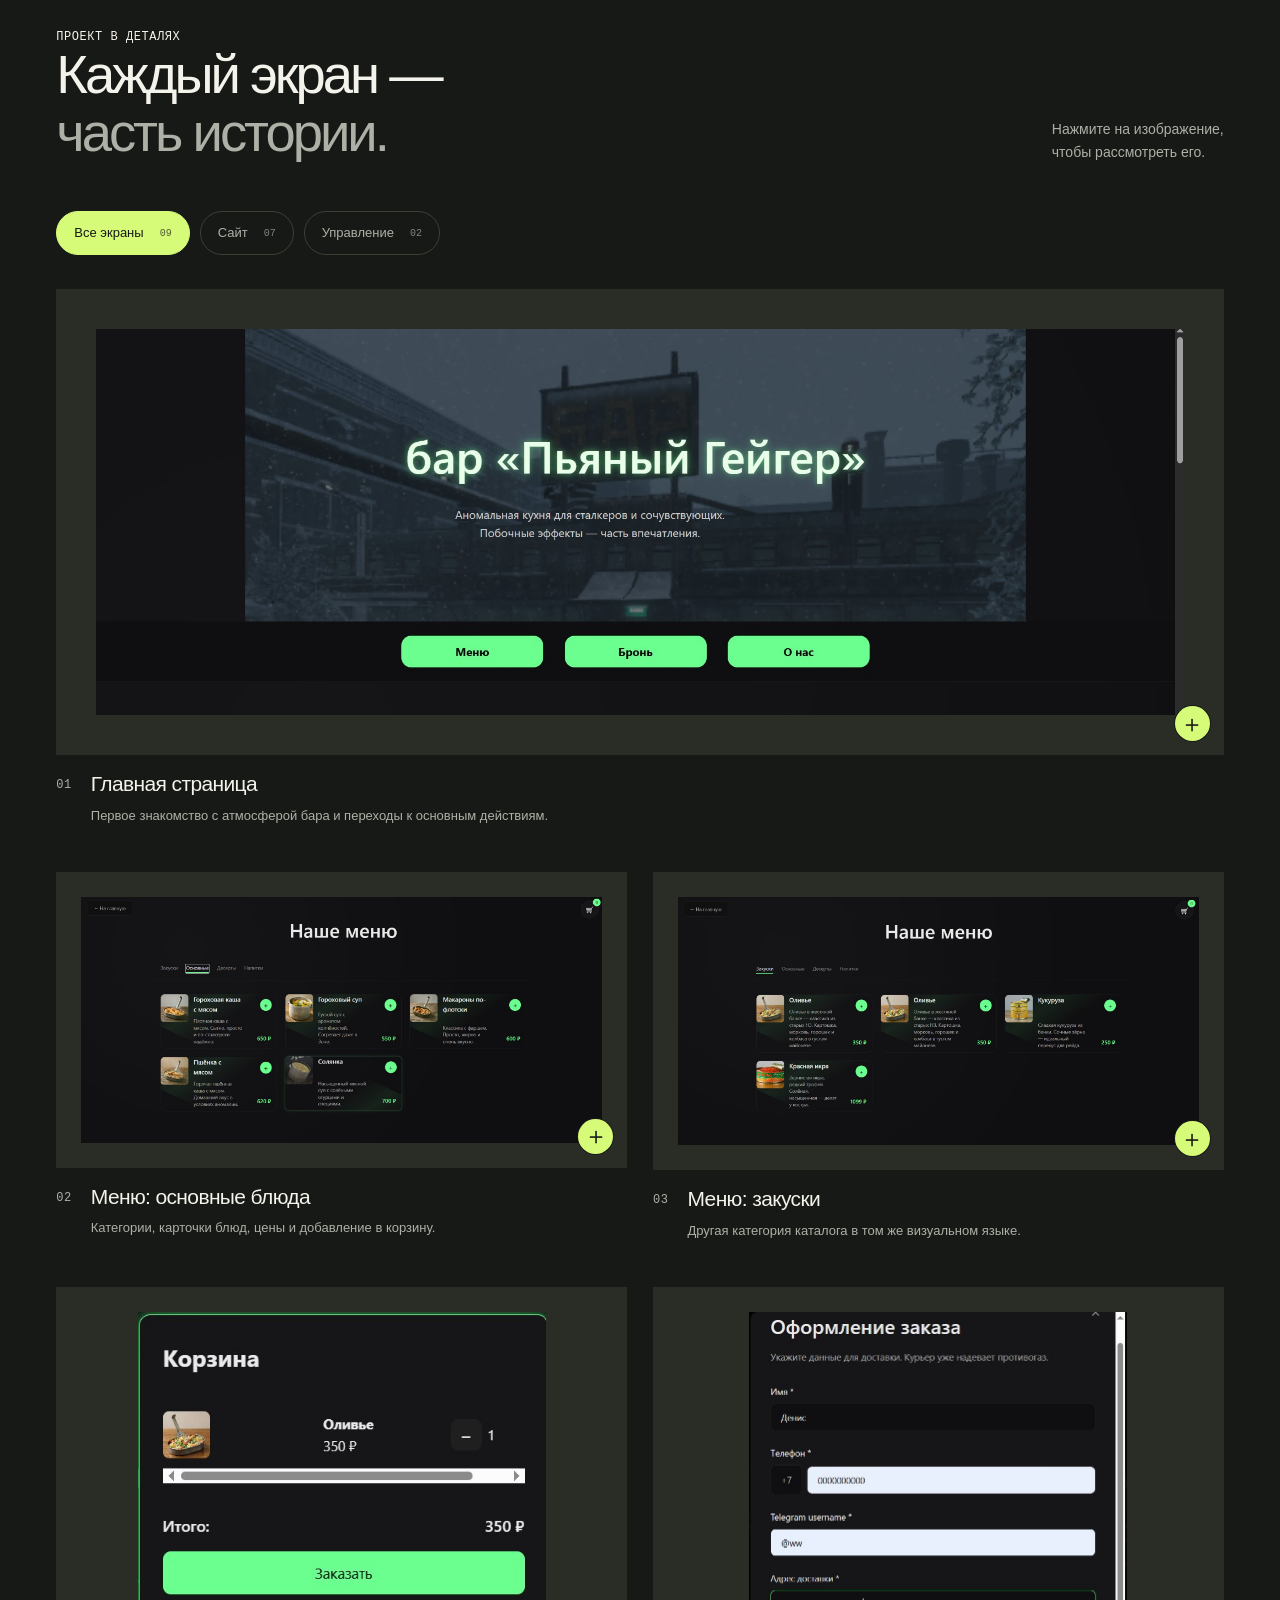
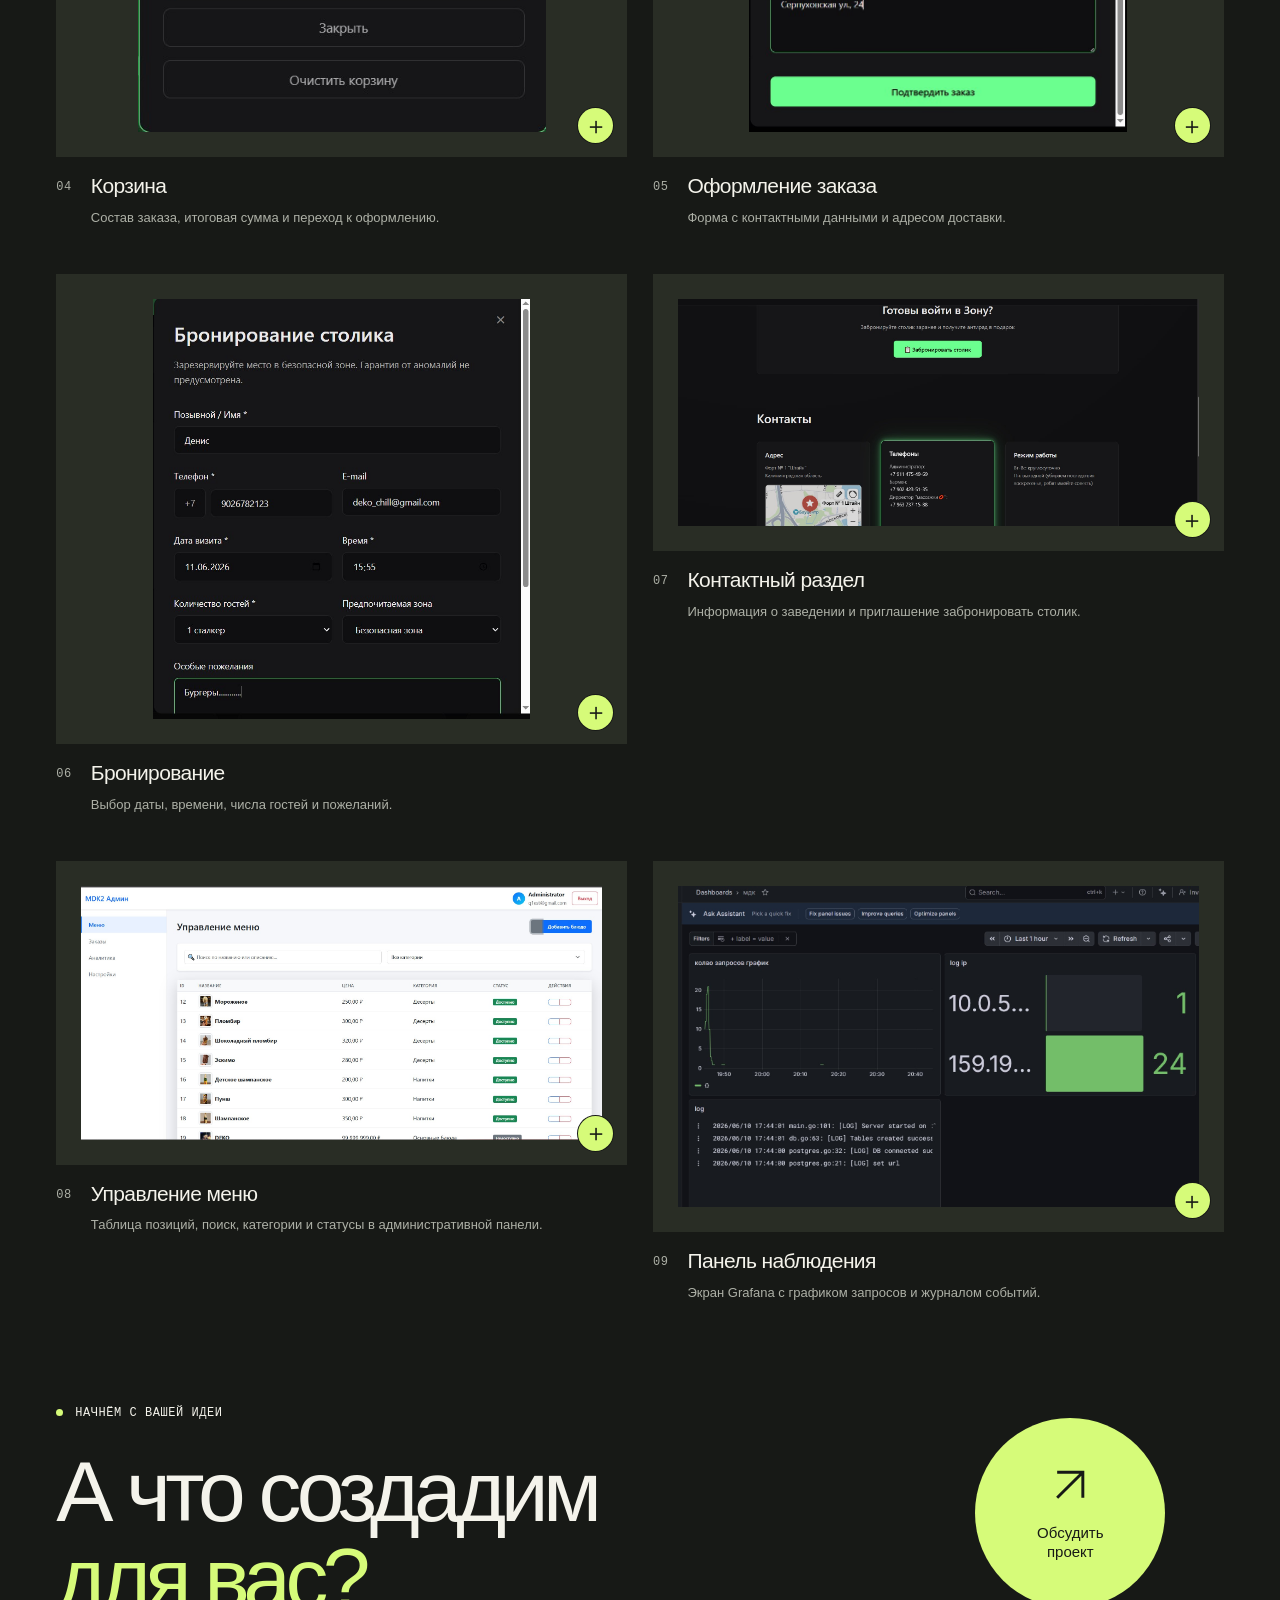
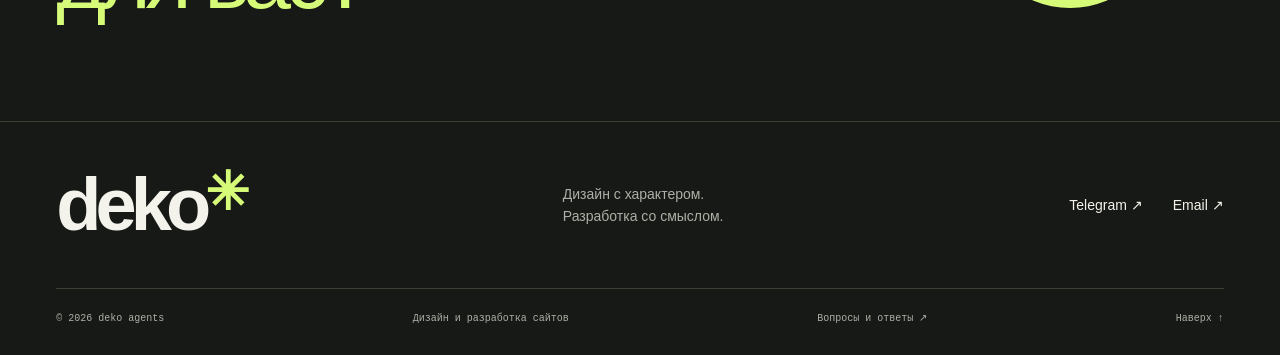
<file: geiger.html>
<!doctype html>
<html lang="ru" id="top">
<head>
<meta charset="utf-8">
<meta name="viewport" content="width=device-width, initial-scale=1">
<meta name="theme-color" content="#171916">
<meta name="color-scheme" content="dark">
<title>Пьяный Гейгер — кейс сайта | deko agents</title>
<meta name="description" content="Экраны сайта бара «Пьяный Гейгер»: главная, меню, корзина, оформление заказа, бронирование и административная панель.">
<meta property="og:type" content="website">
<meta property="og:locale" content="ru_RU">
<meta property="og:title" content="Пьяный Гейгер — кейс сайта | deko agents">
<meta property="og:description" content="Экраны сайта бара «Пьяный Гейгер»: главная, меню, корзина, оформление заказа, бронирование и административная панель.">
<meta property="og:site_name" content="deko agents">
<link rel="icon" type="image/svg+xml" href="assets/favicon.svg">
<link rel="stylesheet" href="css/style.css">
<script src="js/site.js" defer>
</script>
</head>
<body class="case-page">
<a class="skip-link" href="#main">Перейти к содержимому</a>
<header class="header wrap">
<a class="logo" href="index.html" aria-label="deko agents — главная">
<span class="logo-word">deko<span class="logo-star">✳</span>
</span>
<span class="logo-caption">agents</span>
</a>
<button class="menu-toggle" type="button" aria-expanded="false" aria-controls="navigation">Меню<span aria-hidden="true">＋</span>
</button>
<nav id="navigation" class="navigation" aria-label="Основная навигация">
<a href="sites.html">Работы</a>
<a href="services.html">Услуги</a>
<a href="about.html">Об агентстве</a>
<a class="nav-contact" href="contacts.html">Обсудить проект <svg viewBox="0 0 24 24" fill="none" aria-hidden="true">
<path d="M5 19 19 5M5 5h14v14" stroke="currentColor" stroke-width="1.6"/>
</svg>
</a>
</nav>
</header>
<main id="main">
<section class="case-intro wrap">
<a href="sites.html" class="back-link">← Все работы</a>
<p class="eyebrow">Кейс / 01 · Сайт бара</p>
<h1>Пьяный<br> <em>Гейгер<span class="lime-dot">.</span>
</em>
</h1>
<div class="case-intro-bottom">
<p>Атмосфера в деталях.<br> От первого экрана до заказа.</p>
<div class="case-tags">
<span class="tag">Веб-интерфейс</span>
<span class="tag">Каталог</span>
<span class="tag">Бронирование</span>
</div>
</div>
</section>
<div class="wrap case-cover">
<div class="project-visual ">
<div class="project-caption">
<span>Пьяный Гейгер</span>
<span>Дизайн / веб-интерфейс</span>
</div>
<div class="browser-frame">
<div class="browser-bar">
<span class="browser-dots" aria-hidden="true">● ● ●</span>
<span>Пьяный Гейгер / главная</span>
<svg viewBox="0 0 24 24" fill="none" aria-hidden="true">
<path d="M5 19 19 5M5 5h14v14" stroke="currentColor" stroke-width="1.6"/>
</svg>
</div>
<img src="assets/geiger/home.jpg" width="1917" height="681" alt="Главная страница сайта бара «Пьяный Гейгер» с зелёным заголовком и кнопками меню и бронирования" loading="lazy">
</div>
<span class="project-sticker" aria-hidden="true">САЙТ<br> С ХАРАКТЕРОМ ↗</span>
</div>
</div>
<section class="case-story wrap">
<div>
<p class="eyebrow">Идея интерфейса</p>
<h2>Характер места.<br> <em>Понятный маршрут.</em>
</h2>
</div>
<div>
<p class="lead">Тёмная палитра, зелёные акценты и тематические тексты объединяют страницы сайта бара.</p>
<p>На главной — атмосфера и переходы к меню и бронированию. В каталоге — категории и карточки блюд. Корзина продолжает сценарий заказа, а отдельная форма помогает выбрать время визита.</p>
<p class="case-evidence">Девять экранов проекта: от знакомства с баром до управления его меню.</p>
</div>
</section>
<section class="case-gallery wrap" aria-labelledby="gallery-title">
<div class="section-heading">
<div>
<p class="eyebrow">Проект в деталях</p>
<h2 id="gallery-title">Каждый экран —<br> <em>часть истории.</em>
</h2>
</div>
<p>Нажмите на изображение,<br> чтобы рассмотреть его.</p>
</div>
<div class="gallery-filters" role="group" aria-label="Фильтр экранов">
<button type="button" class="filter" data-filter="all" aria-pressed="true">Все экраны <span>09</span>
</button>
<button type="button" class="filter" data-filter="site" aria-pressed="false">Сайт <span>07</span>
</button>
<button type="button" class="filter" data-filter="admin" aria-pressed="false">Управление <span>02</span>
</button>
</div>
<p class="sr-only" id="gallery-status" role="status" aria-live="polite">
</p>
<div class="gallery-grid">
<figure class="gallery-item" data-group="site">
<a class="gallery-image" href="assets/geiger/home.jpg" data-lightbox data-index="0" data-caption="Главная страница" aria-label="Увеличить: Главная страница">
<img src="assets/geiger/home.jpg" width="1917" height="681" alt="Главная страница — сайт «Пьяный Гейгер»" loading="lazy">
<span class="zoom-icon" aria-hidden="true">＋</span>
</a>
<figcaption>
<span class="micro">01</span>
<div>
<h3>Главная страница</h3>
<p>Первое знакомство с атмосферой бара и переходы к основным действиям.</p>
</div>
</figcaption>
</figure>
<figure class="gallery-item" data-group="site">
<a class="gallery-image" href="assets/geiger/menu.jpg" data-lightbox data-index="1" data-caption="Меню: основные блюда" aria-label="Увеличить: Меню: основные блюда">
<img src="assets/geiger/menu.jpg" width="1888" height="890" alt="Меню: основные блюда — сайт «Пьяный Гейгер»" loading="lazy">
<span class="zoom-icon" aria-hidden="true">＋</span>
</a>
<figcaption>
<span class="micro">02</span>
<div>
<h3>Меню: основные блюда</h3>
<p>Категории, карточки блюд, цены и добавление в корзину.</p>
</div>
</figcaption>
</figure>
<figure class="gallery-item" data-group="site">
<a class="gallery-image" href="assets/geiger/starters.jpg" data-lightbox data-index="2" data-caption="Меню: закуски" aria-label="Увеличить: Меню: закуски">
<img src="assets/geiger/starters.jpg" width="1894" height="902" alt="Меню: закуски — сайт «Пьяный Гейгер»" loading="lazy">
<span class="zoom-icon" aria-hidden="true">＋</span>
</a>
<figcaption>
<span class="micro">03</span>
<div>
<h3>Меню: закуски</h3>
<p>Другая категория каталога в том же визуальном языке.</p>
</div>
</figcaption>
</figure>
<figure class="gallery-item portrait" data-group="site">
<a class="gallery-image" href="assets/geiger/cart.jpg" data-lightbox data-index="3" data-caption="Корзина" aria-label="Увеличить: Корзина">
<img src="assets/geiger/cart.jpg" width="522" height="537" alt="Корзина — сайт «Пьяный Гейгер»" loading="lazy">
<span class="zoom-icon" aria-hidden="true">＋</span>
</a>
<figcaption>
<span class="micro">04</span>
<div>
<h3>Корзина</h3>
<p>Состав заказа, итоговая сумма и переход к оформлению.</p>
</div>
</figcaption>
</figure>
<figure class="gallery-item portrait" data-group="site">
<a class="gallery-image" href="assets/geiger/order.jpg" data-lightbox data-index="4" data-caption="Оформление заказа" aria-label="Увеличить: Оформление заказа">
<img src="assets/geiger/order.jpg" width="758" height="841" alt="Оформление заказа — сайт «Пьяный Гейгер»" loading="lazy">
<span class="zoom-icon" aria-hidden="true">＋</span>
</a>
<figcaption>
<span class="micro">05</span>
<div>
<h3>Оформление заказа</h3>
<p>Форма с контактными данными и адресом доставки.</p>
</div>
</figcaption>
</figure>
<figure class="gallery-item portrait" data-group="site">
<a class="gallery-image" href="assets/geiger/reservation.jpg" data-lightbox data-index="5" data-caption="Бронирование" aria-label="Увеличить: Бронирование">
<img src="assets/geiger/reservation.jpg" width="752" height="861" alt="Бронирование — сайт «Пьяный Гейгер»" loading="lazy">
<span class="zoom-icon" aria-hidden="true">＋</span>
</a>
<figcaption>
<span class="micro">06</span>
<div>
<h3>Бронирование</h3>
<p>Выбор даты, времени, числа гостей и пожеланий.</p>
</div>
</figcaption>
</figure>
<figure class="gallery-item" data-group="site">
<a class="gallery-image" href="assets/geiger/contacts.jpg" data-lightbox data-index="6" data-caption="Контактный раздел" aria-label="Увеличить: Контактный раздел">
<img src="assets/geiger/contacts.jpg" width="1907" height="833" alt="Контактный раздел — сайт «Пьяный Гейгер»" loading="lazy">
<span class="zoom-icon" aria-hidden="true">＋</span>
</a>
<figcaption>
<span class="micro">07</span>
<div>
<h3>Контактный раздел</h3>
<p>Информация о заведении и приглашение забронировать столик.</p>
</div>
</figcaption>
</figure>
<figure class="gallery-item" data-group="admin">
<a class="gallery-image" href="assets/geiger/admin.jpg" data-lightbox data-index="7" data-caption="Управление меню" aria-label="Увеличить: Управление меню">
<img src="assets/geiger/admin.jpg" width="1901" height="927" alt="Управление меню — сайт «Пьяный Гейгер»" loading="lazy">
<span class="zoom-icon" aria-hidden="true">＋</span>
</a>
<figcaption>
<span class="micro">08</span>
<div>
<h3>Управление меню</h3>
<p>Таблица позиций, поиск, категории и статусы в административной панели.</p>
</div>
</figcaption>
</figure>
<figure class="gallery-item" data-group="admin">
<a class="gallery-image" href="assets/geiger/dashboard.jpg" data-lightbox data-index="8" data-caption="Панель наблюдения" aria-label="Увеличить: Панель наблюдения">
<img src="assets/geiger/dashboard.jpg" width="1461" height="902" alt="Панель наблюдения — сайт «Пьяный Гейгер»" loading="lazy">
<span class="zoom-icon" aria-hidden="true">＋</span>
</a>
<figcaption>
<span class="micro">09</span>
<div>
<h3>Панель наблюдения</h3>
<p>Экран Grafana с графиком запросов и журналом событий.</p>
</div>
</figcaption>
</figure>
</div>
</section>
<section class="cta wrap" aria-labelledby="cta-title">
<div>
<p class="eyebrow">
<span class="status-dot">
</span> Начнём с вашей идеи</p>
<h2 id="cta-title">А что создадим<br> <em>для вас?</em>
</h2>
</div>
<a class="cta-circle" href="contacts.html" aria-label="Обсудить проект">
<svg viewBox="0 0 24 24" fill="none" aria-hidden="true">
<path d="M5 19 19 5M5 5h14v14" stroke="currentColor" stroke-width="1.6"/>
</svg>
<span>Обсудить<br> проект</span>
</a>
</section>
</main>
<footer class="footer wrap">
<div class="footer-top">
<a href="index.html" class="footer-wordmark" aria-label="deko agents — главная">deko<span>✳</span>
</a>
<p>Дизайн с характером.<br> Разработка со смыслом.</p>
<div class="footer-social">
<a href="https://t.me/dhshshzhuebxhz" target="_blank" rel="noopener noreferrer">Telegram ↗</a>
<a href="mailto:arsensteamru@gmail.com">Email ↗</a>
</div>
</div>
<div class="footer-bottom">
<span>© <span data-year>2026</span> deko agents</span>
<span>Дизайн и разработка сайтов</span>
<a href="faq.html">Вопросы и ответы ↗</a>
<a href="#top">Наверх ↑</a>
</div>
</footer>
<dialog id="lightbox" class="lightbox" aria-label="Просмотр экранов проекта">
<div class="lightbox-header">
<p id="lightbox-caption">
</p>
<button class="lightbox-close" type="button" aria-label="Закрыть просмотр">Закрыть ×</button>
</div>
<img id="lightbox-image" src="assets/geiger/home.jpg" alt="Главная страница — сайт «Пьяный Гейгер»">
<div class="lightbox-controls">
<button type="button" id="lightbox-prev" aria-label="Предыдущее изображение">← Назад</button>
<span id="lightbox-count" role="status" aria-live="polite">
</span>
<button type="button" id="lightbox-next" aria-label="Следующее изображение">Далее →</button>
</div>
</dialog>
</body>
</html>
</file>
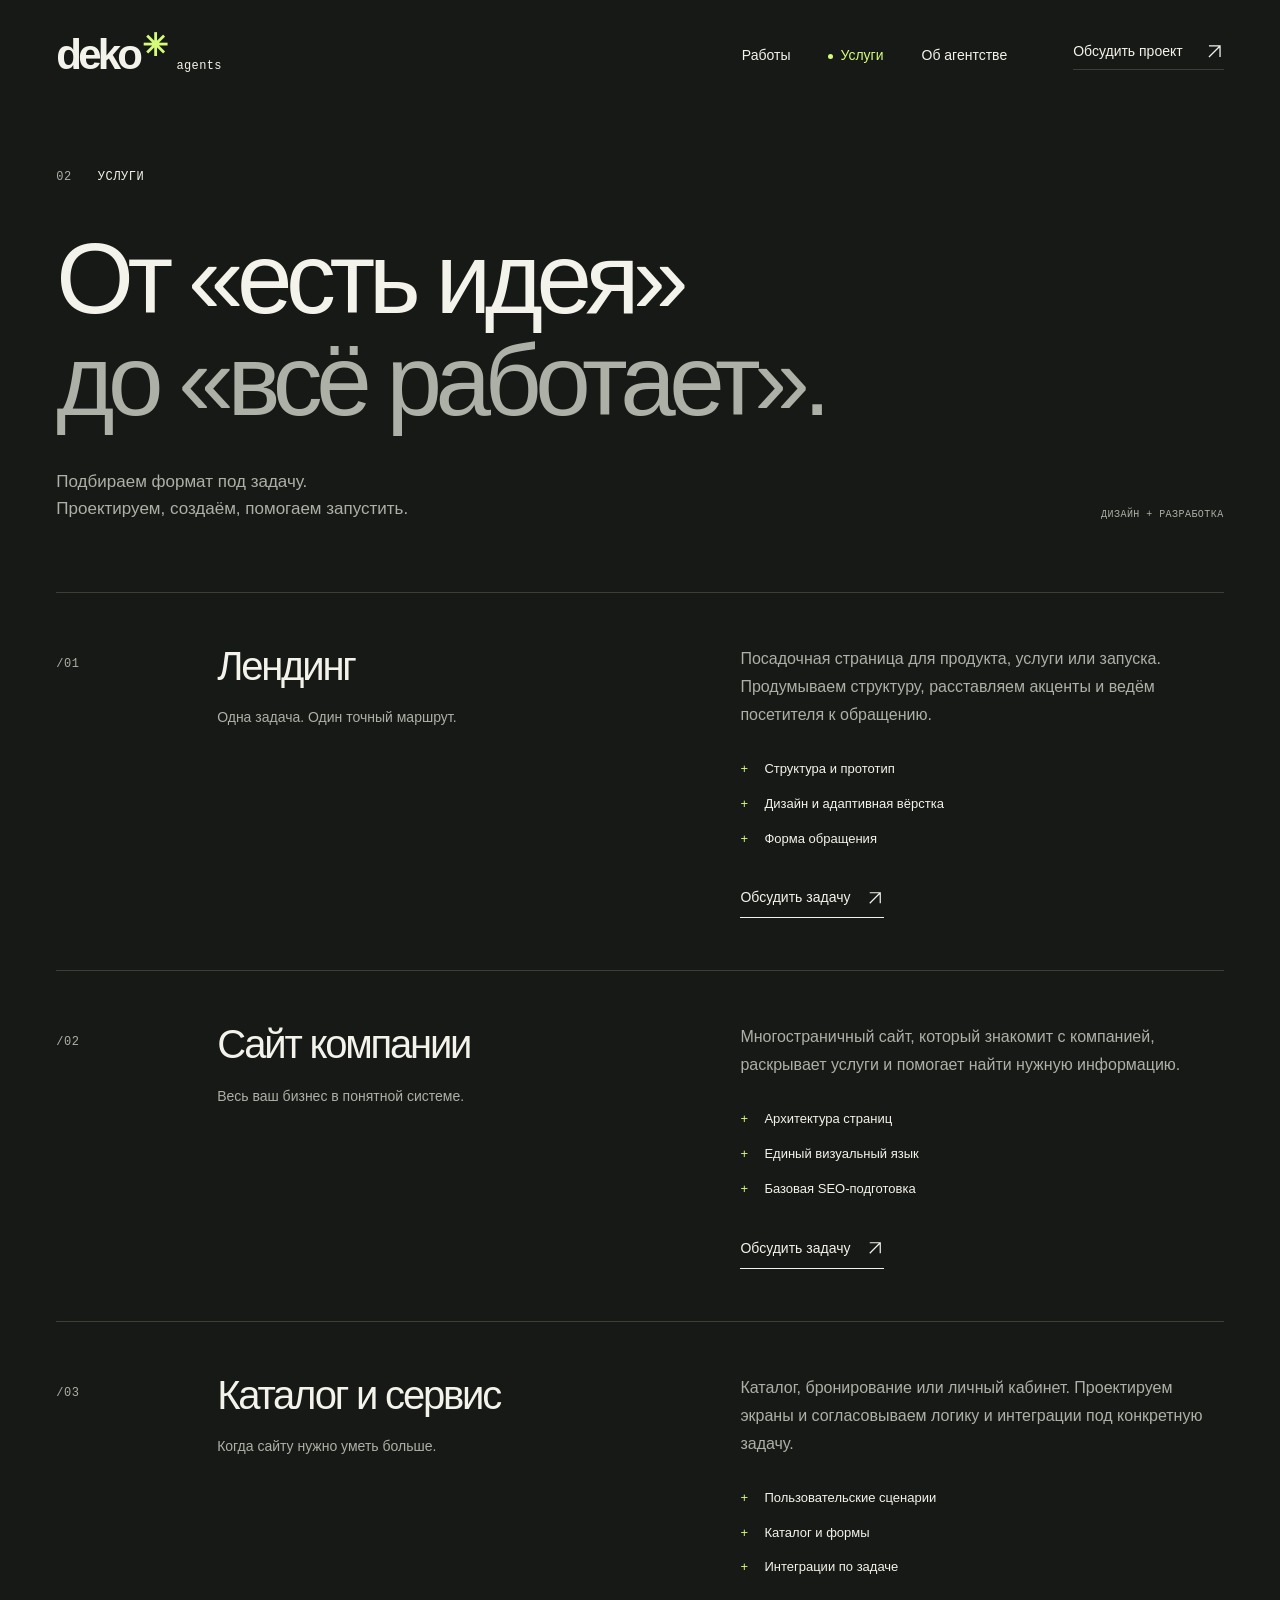
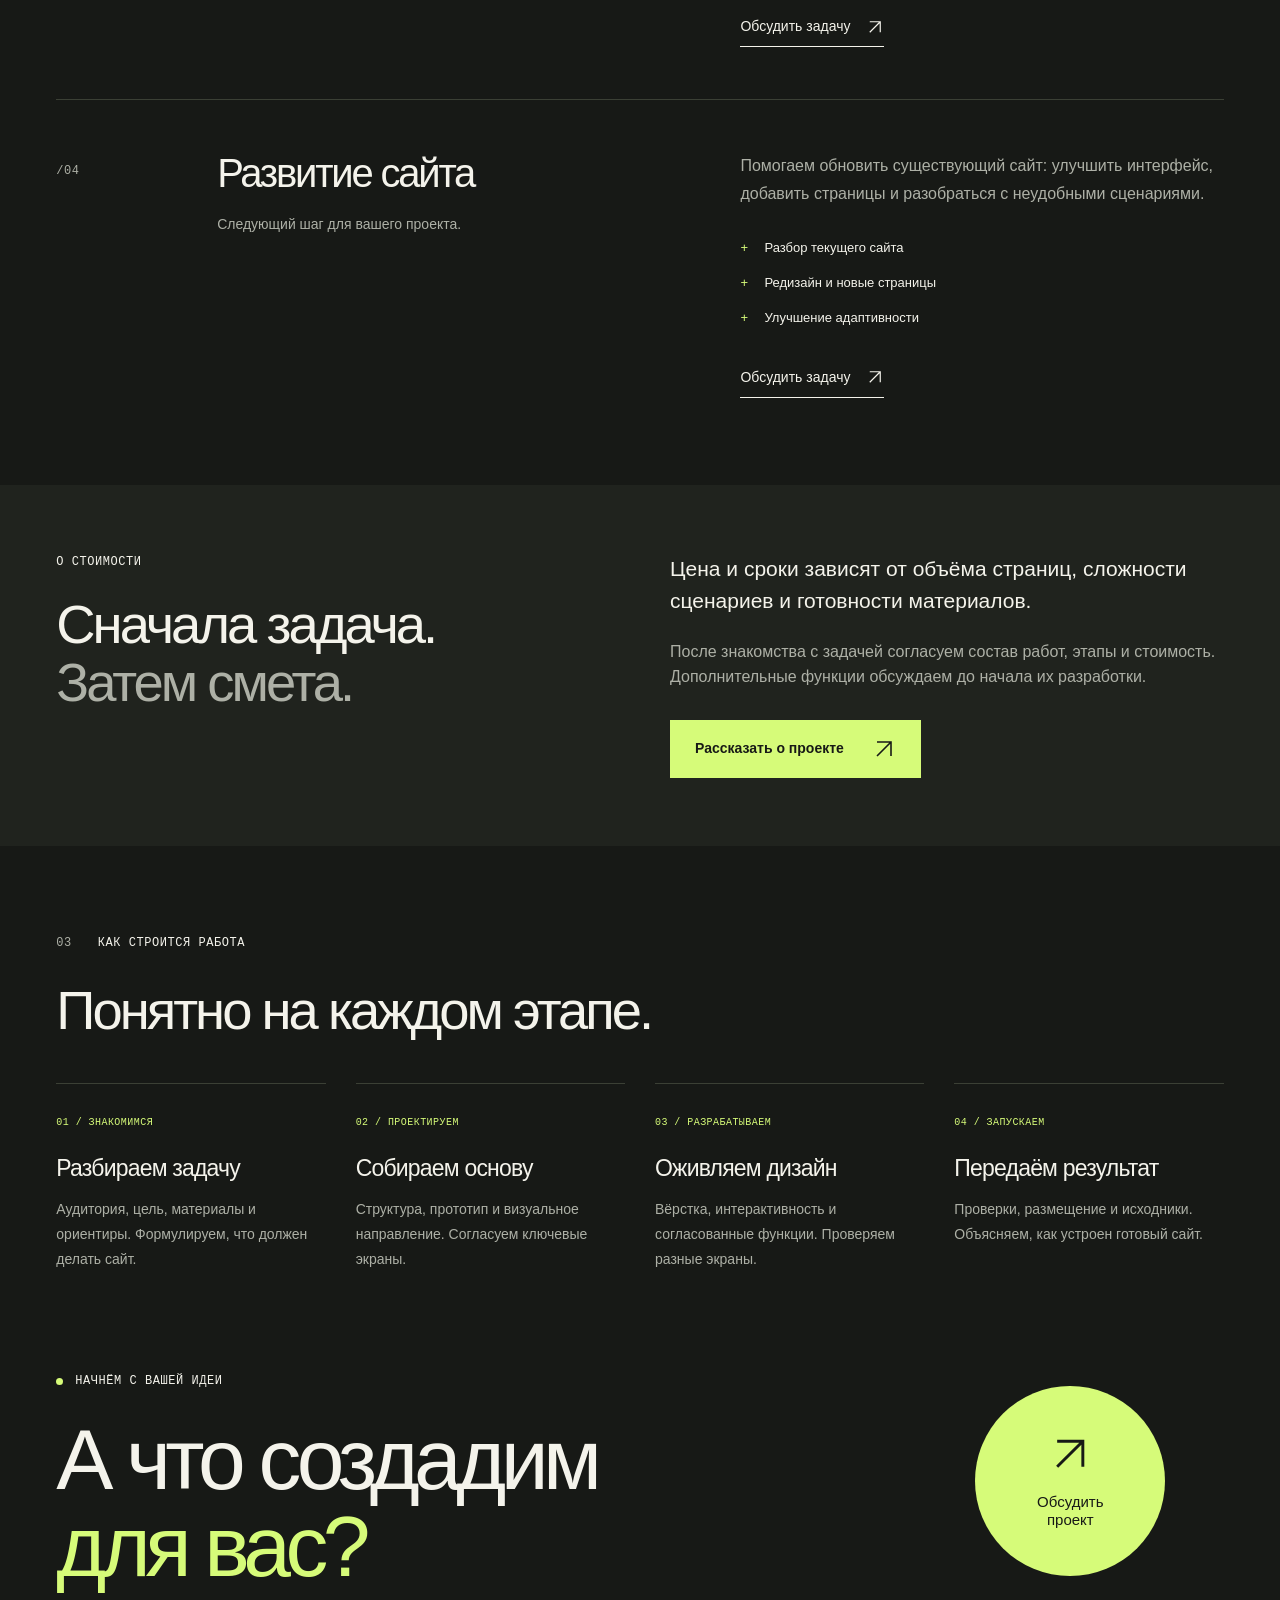
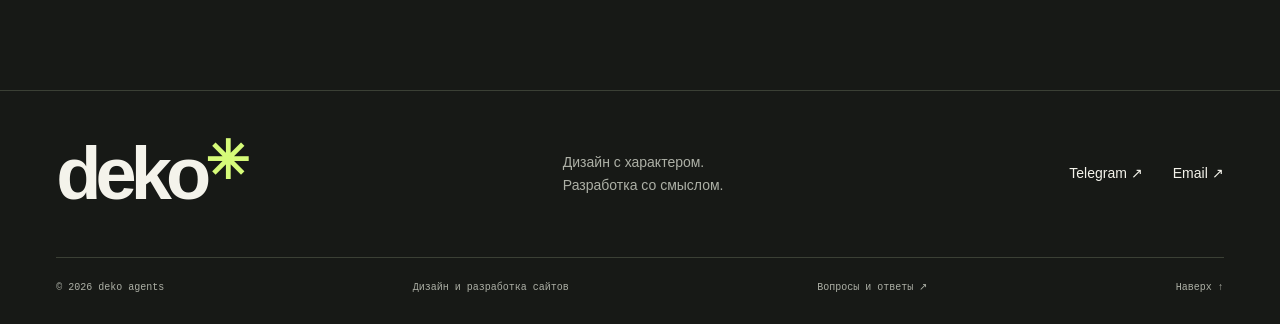
<file: services.html>
<!doctype html>
<html lang="ru" id="top">
<head>
<meta charset="utf-8">
<meta name="viewport" content="width=device-width, initial-scale=1">
<meta name="theme-color" content="#171916">
<meta name="color-scheme" content="dark">
<title>Услуги — дизайн и разработка сайтов | deko agents</title>
<meta name="description" content="Лендинги, сайты компаний, каталоги и развитие существующих сайтов. Структура, дизайн, адаптивная вёрстка и запуск. Состав работ и стоимость обсуждаем по задаче.">
<meta property="og:type" content="website">
<meta property="og:locale" content="ru_RU">
<meta property="og:title" content="Услуги — дизайн и разработка сайтов | deko agents">
<meta property="og:description" content="Лендинги, сайты компаний, каталоги и развитие существующих сайтов. Структура, дизайн, адаптивная вёрстка и запуск. Состав работ и стоимость обсуждаем по задаче.">
<meta property="og:site_name" content="deko agents">
<link rel="icon" type="image/svg+xml" href="assets/favicon.svg">
<link rel="stylesheet" href="css/style.css">
<script src="js/site.js" defer>
</script>
</head>
<body class="">
<a class="skip-link" href="#main">Перейти к содержимому</a>
<header class="header wrap">
<a class="logo" href="index.html" aria-label="deko agents — главная">
<span class="logo-word">deko<span class="logo-star">✳</span>
</span>
<span class="logo-caption">agents</span>
</a>
<button class="menu-toggle" type="button" aria-expanded="false" aria-controls="navigation">Меню<span aria-hidden="true">＋</span>
</button>
<nav id="navigation" class="navigation" aria-label="Основная навигация">
<a href="sites.html">Работы</a>
<a href="services.html" aria-current="page">Услуги</a>
<a href="about.html">Об агентстве</a>
<a class="nav-contact" href="contacts.html">Обсудить проект <svg viewBox="0 0 24 24" fill="none" aria-hidden="true">
<path d="M5 19 19 5M5 5h14v14" stroke="currentColor" stroke-width="1.6"/>
</svg>
</a>
</nav>
</header>
<main id="main">
<section class="page-intro wrap">
<p class="eyebrow">
<span class="section-num">02</span>Услуги</p>
<h1>От «есть идея»<br> <em>до «всё работает».</em>
</h1>
<div class="intro-bottom">
<p>Подбираем формат под задачу.<br> Проектируем, создаём, помогаем запустить.</p>
<span class="micro">ДИЗАЙН + РАЗРАБОТКА</span>
</div>
</section>
<section class="service-details wrap" aria-label="Услуги агентства">
<article class="service-detail" id="landing">
<span class="micro">/01</span>
<div class="service-detail-title">
<h2>Лендинг</h2>
<p>Одна задача. Один точный маршрут.</p>
</div>
<div class="service-detail-copy">
<p>Посадочная страница для продукта, услуги или запуска. Продумываем структуру, расставляем акценты и ведём посетителя к обращению.</p>
<ul class="plain-list">
<li>Структура и прототип</li>
<li>Дизайн и адаптивная вёрстка</li>
<li>Форма обращения</li>
</ul>
<a class="text-link" href="contacts.html?service=landing">Обсудить задачу<svg viewBox="0 0 24 24" fill="none" aria-hidden="true">
<path d="M5 19 19 5M5 5h14v14" stroke="currentColor" stroke-width="1.6"/>
</svg>
</a>
</div>
</article>
<article class="service-detail" id="company">
<span class="micro">/02</span>
<div class="service-detail-title">
<h2>Сайт компании</h2>
<p>Весь ваш бизнес в понятной системе.</p>
</div>
<div class="service-detail-copy">
<p>Многостраничный сайт, который знакомит с компанией, раскрывает услуги и помогает найти нужную информацию.</p>
<ul class="plain-list">
<li>Архитектура страниц</li>
<li>Единый визуальный язык</li>
<li>Базовая SEO-подготовка</li>
</ul>
<a class="text-link" href="contacts.html?service=company">Обсудить задачу<svg viewBox="0 0 24 24" fill="none" aria-hidden="true">
<path d="M5 19 19 5M5 5h14v14" stroke="currentColor" stroke-width="1.6"/>
</svg>
</a>
</div>
</article>
<article class="service-detail" id="catalog">
<span class="micro">/03</span>
<div class="service-detail-title">
<h2>Каталог и сервис</h2>
<p>Когда сайту нужно уметь больше.</p>
</div>
<div class="service-detail-copy">
<p>Каталог, бронирование или личный кабинет. Проектируем экраны и согласовываем логику и интеграции под конкретную задачу.</p>
<ul class="plain-list">
<li>Пользовательские сценарии</li>
<li>Каталог и формы</li>
<li>Интеграции по задаче</li>
</ul>
<a class="text-link" href="contacts.html?service=catalog">Обсудить задачу<svg viewBox="0 0 24 24" fill="none" aria-hidden="true">
<path d="M5 19 19 5M5 5h14v14" stroke="currentColor" stroke-width="1.6"/>
</svg>
</a>
</div>
</article>
<article class="service-detail" id="redesign">
<span class="micro">/04</span>
<div class="service-detail-title">
<h2>Развитие сайта</h2>
<p>Следующий шаг для вашего проекта.</p>
</div>
<div class="service-detail-copy">
<p>Помогаем обновить существующий сайт: улучшить интерфейс, добавить страницы и разобраться с неудобными сценариями.</p>
<ul class="plain-list">
<li>Разбор текущего сайта</li>
<li>Редизайн и новые страницы</li>
<li>Улучшение адаптивности</li>
</ul>
<a class="text-link" href="contacts.html?service=redesign">Обсудить задачу<svg viewBox="0 0 24 24" fill="none" aria-hidden="true">
<path d="M5 19 19 5M5 5h14v14" stroke="currentColor" stroke-width="1.6"/>
</svg>
</a>
</div>
</article>
</section>
<section class="estimate-section wrap">
<div>
<p class="eyebrow">О стоимости</p>
<h2>Сначала задача.<br> <em>Затем смета.</em>
</h2>
</div>
<div>
<p class="lead">Цена и сроки зависят от объёма страниц, сложности сценариев и готовности материалов.</p>
<p>После знакомства с задачей согласуем состав работ, этапы и стоимость. Дополнительные функции обсуждаем до начала их разработки.</p>
<a class="button" href="contacts.html">Рассказать о проекте<svg viewBox="0 0 24 24" fill="none" aria-hidden="true">
<path d="M5 19 19 5M5 5h14v14" stroke="currentColor" stroke-width="1.6"/>
</svg>
</a>
</div>
</section>
<section class="process-section wrap">
<p class="eyebrow">
<span class="section-num">03</span>Как строится работа</p>
<h2>Понятно на каждом этапе.</h2>
<ol class="process-grid">
<li>
<span class="micro">01 / ЗНАКОМИМСЯ</span>
<h3>Разбираем задачу</h3>
<p>Аудитория, цель, материалы и ориентиры. Формулируем, что должен делать сайт.</p>
</li>
<li>
<span class="micro">02 / ПРОЕКТИРУЕМ</span>
<h3>Собираем основу</h3>
<p>Структура, прототип и визуальное направление. Согласуем ключевые экраны.</p>
</li>
<li>
<span class="micro">03 / РАЗРАБАТЫВАЕМ</span>
<h3>Оживляем дизайн</h3>
<p>Вёрстка, интерактивность и согласованные функции. Проверяем разные экраны.</p>
</li>
<li>
<span class="micro">04 / ЗАПУСКАЕМ</span>
<h3>Передаём результат</h3>
<p>Проверки, размещение и исходники. Объясняем, как устроен готовый сайт.</p>
</li>
</ol>
</section>
<section class="cta wrap" aria-labelledby="cta-title">
<div>
<p class="eyebrow">
<span class="status-dot">
</span> Начнём с вашей идеи</p>
<h2 id="cta-title">А что создадим<br> <em>для вас?</em>
</h2>
</div>
<a class="cta-circle" href="contacts.html" aria-label="Обсудить проект">
<svg viewBox="0 0 24 24" fill="none" aria-hidden="true">
<path d="M5 19 19 5M5 5h14v14" stroke="currentColor" stroke-width="1.6"/>
</svg>
<span>Обсудить<br> проект</span>
</a>
</section>
</main>
<footer class="footer wrap">
<div class="footer-top">
<a href="index.html" class="footer-wordmark" aria-label="deko agents — главная">deko<span>✳</span>
</a>
<p>Дизайн с характером.<br> Разработка со смыслом.</p>
<div class="footer-social">
<a href="https://t.me/dhshshzhuebxhz" target="_blank" rel="noopener noreferrer">Telegram ↗</a>
<a href="mailto:arsensteamru@gmail.com">Email ↗</a>
</div>
</div>
<div class="footer-bottom">
<span>© <span data-year>2026</span> deko agents</span>
<span>Дизайн и разработка сайтов</span>
<a href="faq.html">Вопросы и ответы ↗</a>
<a href="#top">Наверх ↑</a>
</div>
</footer>
</body>
</html>
</file>
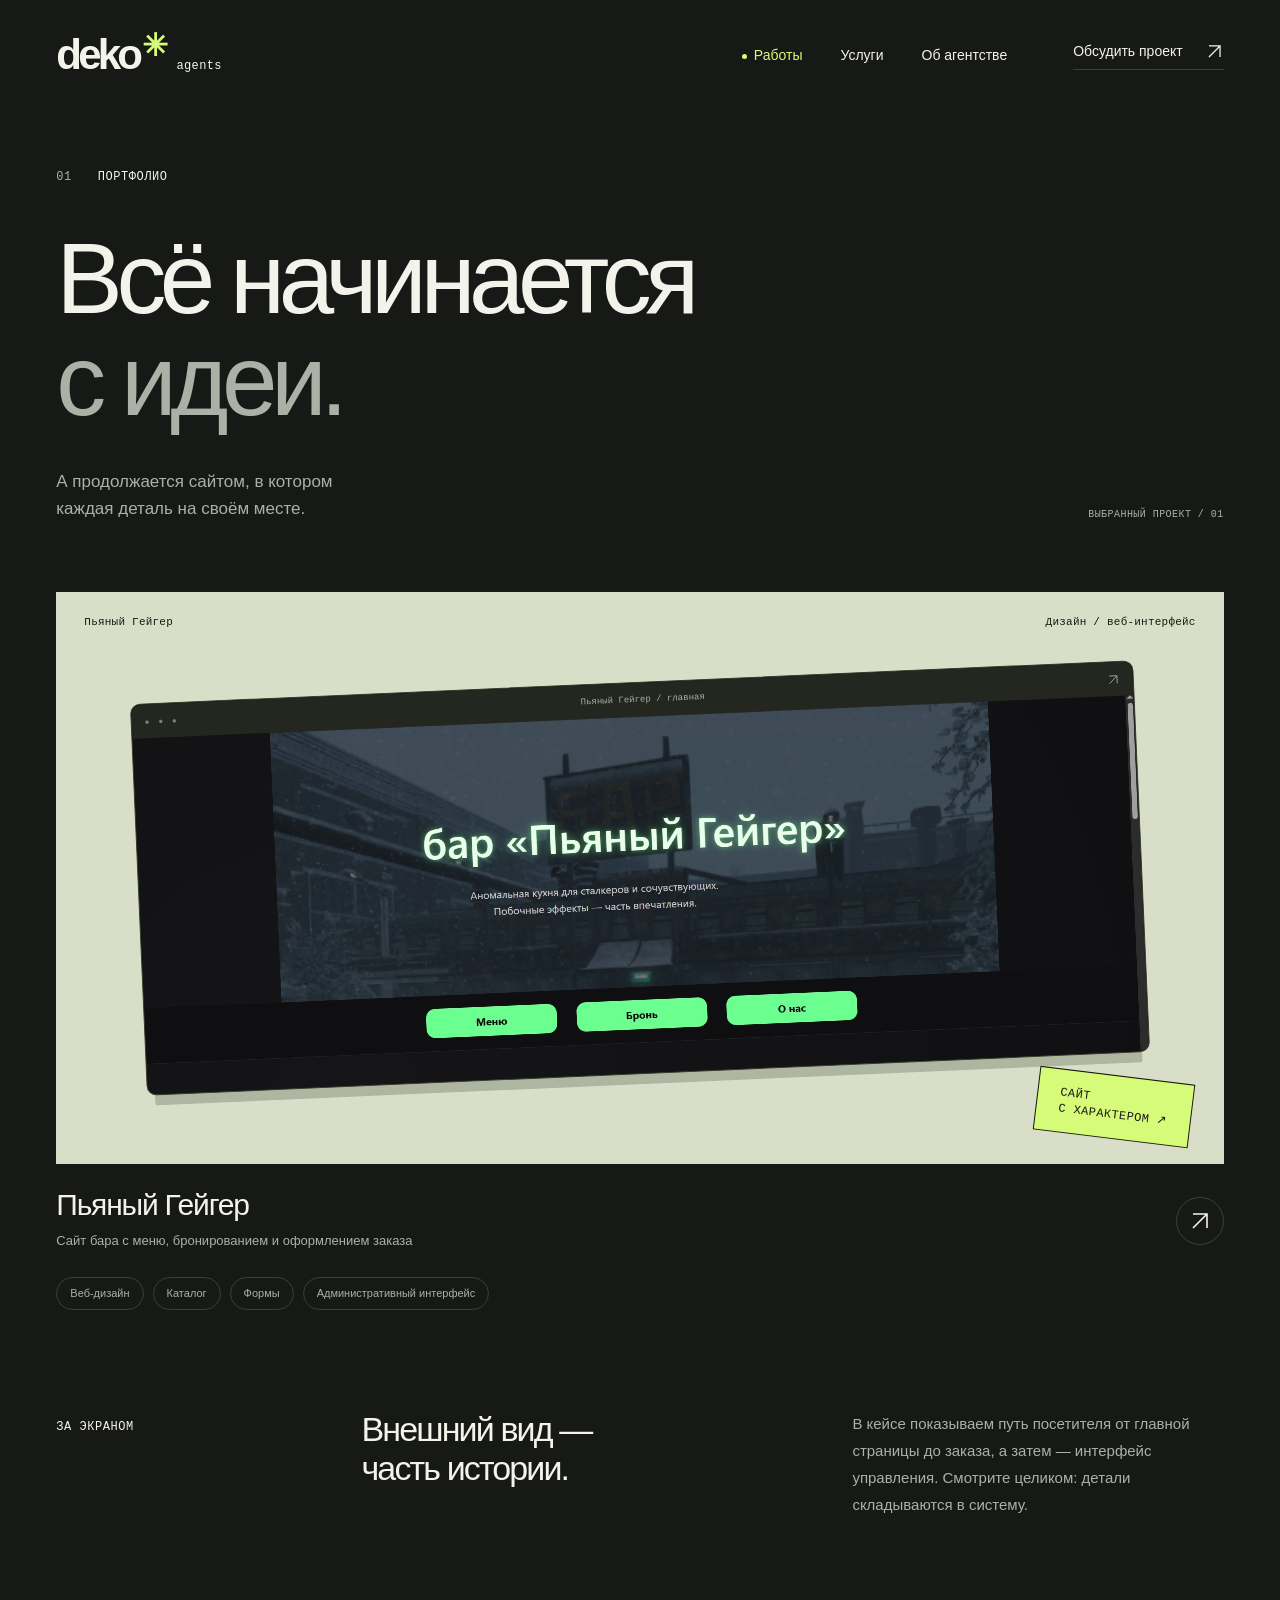
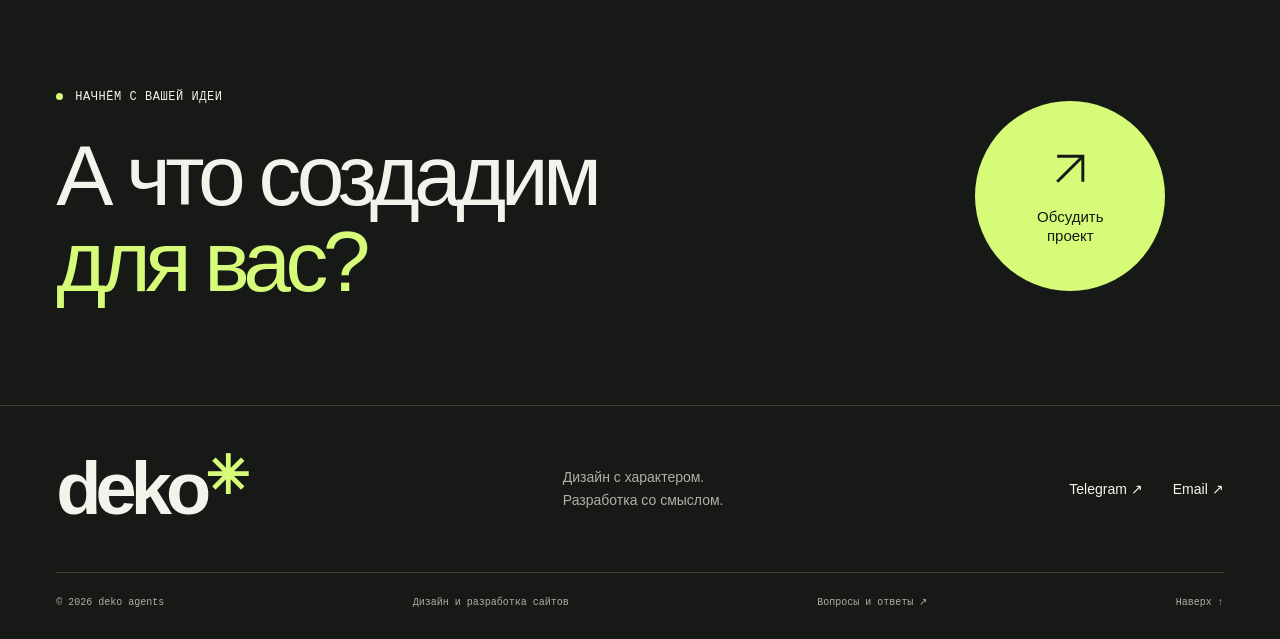
<file: sites.html>
<!doctype html>
<html lang="ru" id="top">
<head>
<meta charset="utf-8">
<meta name="viewport" content="width=device-width, initial-scale=1">
<meta name="theme-color" content="#171916">
<meta name="color-scheme" content="dark">
<title>Работы — deko agents</title>
<meta name="description" content="Портфолио сайтов deko agents. Кейс «Пьяный Гейгер»: главная страница, каталог, бронирование, оформление заказа и административный интерфейс.">
<meta property="og:type" content="website">
<meta property="og:locale" content="ru_RU">
<meta property="og:title" content="Работы — deko agents">
<meta property="og:description" content="Портфолио сайтов deko agents. Кейс «Пьяный Гейгер»: главная страница, каталог, бронирование, оформление заказа и административный интерфейс.">
<meta property="og:site_name" content="deko agents">
<link rel="icon" type="image/svg+xml" href="assets/favicon.svg">
<link rel="stylesheet" href="css/style.css">
<script src="js/site.js" defer>
</script>
</head>
<body class="">
<a class="skip-link" href="#main">Перейти к содержимому</a>
<header class="header wrap">
<a class="logo" href="index.html" aria-label="deko agents — главная">
<span class="logo-word">deko<span class="logo-star">✳</span>
</span>
<span class="logo-caption">agents</span>
</a>
<button class="menu-toggle" type="button" aria-expanded="false" aria-controls="navigation">Меню<span aria-hidden="true">＋</span>
</button>
<nav id="navigation" class="navigation" aria-label="Основная навигация">
<a href="sites.html" aria-current="page">Работы</a>
<a href="services.html">Услуги</a>
<a href="about.html">Об агентстве</a>
<a class="nav-contact" href="contacts.html">Обсудить проект <svg viewBox="0 0 24 24" fill="none" aria-hidden="true">
<path d="M5 19 19 5M5 5h14v14" stroke="currentColor" stroke-width="1.6"/>
</svg>
</a>
</nav>
</header>
<main id="main">
<section class="page-intro wrap">
<p class="eyebrow">
<span class="section-num">01</span>Портфолио</p>
<h1>Всё начинается<br> <em>с идеи.</em>
</h1>
<div class="intro-bottom">
<p>А продолжается сайтом, в котором<br> каждая деталь на своём месте.</p>
<span class="micro">ВЫБРАННЫЙ ПРОЕКТ / 01</span>
</div>
</section>
<section class="work-list wrap">
<a class="project-link" href="geiger.html" aria-label="Открыть кейс «Пьяный Гейгер»">
<div class="project-visual ">
<div class="project-caption">
<span>Пьяный Гейгер</span>
<span>Дизайн / веб-интерфейс</span>
</div>
<div class="browser-frame">
<div class="browser-bar">
<span class="browser-dots" aria-hidden="true">● ● ●</span>
<span>Пьяный Гейгер / главная</span>
<svg viewBox="0 0 24 24" fill="none" aria-hidden="true">
<path d="M5 19 19 5M5 5h14v14" stroke="currentColor" stroke-width="1.6"/>
</svg>
</div>
<img src="assets/geiger/home.jpg" width="1917" height="681" alt="Главная страница сайта бара «Пьяный Гейгер» с зелёным заголовком и кнопками меню и бронирования" loading="lazy">
</div>
<span class="project-sticker" aria-hidden="true">САЙТ<br> С ХАРАКТЕРОМ ↗</span>
</div>
<div class="project-meta">
<div>
<h2>Пьяный Гейгер</h2>
<p>Сайт бара с меню, бронированием и оформлением заказа</p>
</div>
<span class="round-arrow">
<svg viewBox="0 0 24 24" fill="none" aria-hidden="true">
<path d="M5 19 19 5M5 5h14v14" stroke="currentColor" stroke-width="1.6"/>
</svg>
</span>
</div>
</a>
<div class="work-details">
<span class="tag">Веб-дизайн</span>
<span class="tag">Каталог</span>
<span class="tag">Формы</span>
<span class="tag">Административный интерфейс</span>
</div>
</section>
<section class="split-note wrap">
<p class="eyebrow">За экраном</p>
<h2>Внешний вид —<br> часть истории.</h2>
<p>В кейсе показываем путь посетителя от главной страницы до заказа, а затем — интерфейс управления. Смотрите целиком: детали складываются в систему.</p>
</section>
<section class="cta wrap" aria-labelledby="cta-title">
<div>
<p class="eyebrow">
<span class="status-dot">
</span> Начнём с вашей идеи</p>
<h2 id="cta-title">А что создадим<br> <em>для вас?</em>
</h2>
</div>
<a class="cta-circle" href="contacts.html" aria-label="Обсудить проект">
<svg viewBox="0 0 24 24" fill="none" aria-hidden="true">
<path d="M5 19 19 5M5 5h14v14" stroke="currentColor" stroke-width="1.6"/>
</svg>
<span>Обсудить<br> проект</span>
</a>
</section>
</main>
<footer class="footer wrap">
<div class="footer-top">
<a href="index.html" class="footer-wordmark" aria-label="deko agents — главная">deko<span>✳</span>
</a>
<p>Дизайн с характером.<br> Разработка со смыслом.</p>
<div class="footer-social">
<a href="https://t.me/dhshshzhuebxhz" target="_blank" rel="noopener noreferrer">Telegram ↗</a>
<a href="mailto:arsensteamru@gmail.com">Email ↗</a>
</div>
</div>
<div class="footer-bottom">
<span>© <span data-year>2026</span> deko agents</span>
<span>Дизайн и разработка сайтов</span>
<a href="faq.html">Вопросы и ответы ↗</a>
<a href="#top">Наверх ↑</a>
</div>
</footer>
</body>
</html>
</file>
<file: css/style.css>
:root {
  --bg:#171916;
  --panel:#20231e;
  --ink:#f4f3eb;
  --muted:#adb0a6;
  --line:#3b4035;
  --accent:#d6fb79;
  --soft:#d9dec9;
  --gutter:clamp(22px,4.4vw,72px);
  --sans:Arial,Helvetica,sans-serif;
  --mono:Consolas,"Courier New",monospace
}

* {
  box-sizing:border-box
}

html {
  scroll-behavior:smooth;
  scroll-padding-top:26px
}

body {
  margin:0;
  background:var(--bg);
  color:var(--ink);
  font:16px/1.6 var(--sans);
  -webkit-font-smoothing:antialiased
}

body.modal-open {
  overflow:hidden
}

::selection {
  background:var(--accent);
  color:var(--bg)
}

a {
  color:inherit;
  text-decoration:none
}

button,input,textarea {
  font:inherit
}

button,a,input,textarea {
  -webkit-tap-highlight-color:transparent
}

button {
  cursor:pointer
}

button {
  color:inherit
}

button:disabled {
  cursor:default
}

img {
  display:block;
  max-width:100%;
  height:auto
}

svg {
  display:block;
  width:24px;
  height:24px;
  flex-shrink:0
}

p,h1,h2,h3,figure {
  margin:0
}

h1,h2,h3 {
  font-weight:500;
  line-height:1.08;
  letter-spacing:-.055em
}

h1 {
  font-size:clamp(60px,7.8vw,116px)
}

h2 {
  font-size:clamp(36px,4.25vw,66px)
}

h3 {
  font-size:clamp(24px,2.2vw,34px)
}

em {
  color:var(--accent);
  font-style:normal
}

p {
  color:var(--muted)
}

a,button {
  touch-action:manipulation
}

a:focus-visible,button:focus-visible,summary:focus-visible {
  outline:2px solid var(--accent);
  outline-offset:7px
}

input:focus-visible,textarea:focus-visible {
  outline:2px solid var(--accent);
  outline-offset:3px
}

[hidden] {
  display:none!important
}

.wrap {
  width:min(100%,1600px);
  margin-inline:auto;
  padding-inline:var(--gutter)
}

.micro,.eyebrow {
  font:12px/1.5 var(--mono);
  letter-spacing:.045em;
  text-transform:uppercase
}

.eyebrow {
  display:flex;
  align-items:center;
  gap:12px;
  color:var(--ink)
}

.section-num {
  color:var(--muted);
  margin-right:14px
}

.status-dot {
  height:7px;
  width:7px;
  background:var(--accent);
  border-radius:50%;
  flex-shrink:0
}

.text-link {
  display:inline-flex;
  align-items:center;
  gap:16px;
  font-size:14px;
  color:var(--ink);
  background:none;
  border:0;
  padding:0 0 9px;
  border-bottom:1px solid currentColor;
  width:fit-content;
  text-align:left;
  line-height:1.5
}

.text-link svg {
  width:18px;
  height:18px
}

.text-link:hover {
  color:var(--accent)
}

.button {
  display:inline-flex;
  align-items:center;
  justify-content:space-between;
  gap:28px;
  min-height:56px;
  padding:16px 24px;
  background:var(--accent);
  color:var(--bg);
  border:1px solid var(--accent);
  font-size:14px;
  font-weight:600;
  line-height:1.4;
  transition:background .2s,transform .2s
}

.button:hover {
  background:#e5ffac;
  transform:translateY(-2px)
}

.button-outline {
  color:var(--ink);
  border-color:var(--line);
  background:transparent
}

.button-outline:hover {
  color:var(--bg)
}

.skip-link {
  position:fixed;
  left:20px;
  top:14px;
  padding:12px 20px;
  z-index:30;
  background:var(--accent);
  color:var(--bg);
  transform:translateY(-200%)
}

.skip-link:focus {
  transform:translateY(0)
}

.sr-only {
  position:absolute;
  width:1px;
  height:1px;
  padding:0;
  margin:-1px;
  overflow:hidden;
  clip:rect(0,0,0,0);
  white-space:nowrap;
  border:0
}

.header {
  height:110px;
  display:flex;
  align-items:center;
  justify-content:space-between;
  position:relative;
  z-index:5
}

.logo {
  display:flex;
  align-items:baseline;
  gap:12px;
  line-height:1
}

.logo-word {
  font-size:42px;
  font-weight:700;
  letter-spacing:-.09em
}

.logo-star {
  display:inline-block;
  color:var(--accent);
  font-size:31px;
  margin-left:3px;
  vertical-align:top;
  line-height:.8
}

.logo-caption {
  font:12px var(--mono);
  letter-spacing:.03em
}

.navigation {
  display:flex;
  gap:38px;
  align-items:center;
  font-size:14px
}

.navigation>a {
  transition:color .2s
}

.navigation>a:hover,.navigation>a[aria-current=page] {
  color:var(--accent)
}

.navigation>a[aria-current=page]:not(.nav-contact)::before {
  content:"";
  display:inline-block;
  width:5px;
  height:5px;
  background:var(--accent);
  border-radius:50%;
  margin-right:7px;
  vertical-align:middle
}

.nav-contact {
  display:flex;
  align-items:center;
  gap:22px;
  margin-left:28px;
  padding-bottom:6px;
  border-bottom:1px solid var(--line)
}

.nav-contact svg {
  width:19px;
  height:19px
}

.menu-toggle {
  display:none
}

.hero {
  padding-top:36px
}

.hero-topline {
  border-top:1px solid var(--line);
  padding-top:25px;
  display:flex;
  align-items:center;
  justify-content:space-between
}

.hero-topline>.micro {
  color:var(--muted);
  font-size:10px
}

.hero-grid {
  display:grid;
  grid-template-columns:minmax(0,1fr) 220px;
  gap:30px;
  align-items:end;
  padding-block:74px 54px
}

.hero h1 {
  font-size:clamp(68px,8.7vw,137px);
  line-height:.98;
  letter-spacing:-.072em
}

.hero h1 em {
  color:var(--ink);
  white-space:nowrap
}

.lime-dot {
  color:var(--accent)
}

.hero-aside {
  padding-bottom:4px
}

.hero-symbol {
  color:var(--accent);
  width:74px;
  height:74px;
  margin:0 0 30px
}

.hero-symbol svg {
  width:100%;
  height:100%
}

.hero-aside p {
  font-size:15px;
  line-height:1.65;
  margin-bottom:24px
}

.hero-aside .text-link {
  font-size:13px;
  gap:12px
}

.hero-bottom {
  display:flex;
  align-items:center;
  justify-content:space-between;
  border-top:1px solid var(--line);
  padding-block:25px 36px;
  gap:24px
}

.hero-bottom p {
  font-size:13px;
  line-height:1.5
}

.hero-index {
  color:var(--muted);
  font-size:10px
}

.scroll-link {
  display:flex;
  align-items:center;
  gap:50px;
  font-size:13px
}

.scroll-link span {
  color:var(--accent);
  font-size:24px
}

.scroll-link:hover {
  color:var(--accent)
}

.selected {
  padding-top:66px
}

.section-heading {
  display:flex;
  align-items:flex-end;
  justify-content:space-between;
  gap:30px;
  margin-block:32px 42px
}

.section-heading>p {
  font-size:14px;
  line-height:1.6;
  max-width:360px
}

.section-heading h2 em {
  color:var(--muted)
}

.section-heading .text-link {
  margin-bottom:7px
}

.project-visual {
  position:relative;
  background:var(--soft);
  color:var(--bg);
  padding:78px 7% 68px;
  overflow:hidden;
  min-height:380px;
  display:flex;
  align-items:center
}

.project-caption {
  position:absolute;
  top:24px;
  left:28px;
  right:28px;
  display:flex;
  align-items:center;
  justify-content:space-between;
  font:11px var(--mono);
  letter-spacing:.02em
}

.browser-frame {
  width:100%;
  border:1px solid #343c2a;
  border-radius:10px;
  overflow:hidden;
  transform:rotate(-2.5deg);
  box-shadow:0 18px 0 -8px #aeb5a0;
  transition:transform .4s;
  background:#141414
}

.browser-bar {
  height:34px;
  background:#232720;
  color:#aab19f;
  display:flex;
  align-items:center;
  justify-content:space-between;
  font:9px var(--mono);
  padding-inline:13px
}

.browser-bar svg {
  width:13px;
  height:13px
}

.browser-dots {
  letter-spacing:2px;
  font-size:8px;
  color:#7a8270
}

.browser-frame img {
  width:100%
}

.project-sticker {
  position:absolute;
  right:32px;
  bottom:25px;
  background:var(--accent);
  border:1px solid var(--bg);
  padding:15px 22px;
  font:12px/1.35 var(--mono);
  transform:rotate(7deg);
  letter-spacing:.035em
}

.project-link:hover .browser-frame {
  transform:rotate(0)
}

.project-meta {
  display:flex;
  align-items:center;
  justify-content:space-between;
  gap:20px;
  padding-block:25px
}

.project-meta h2,.project-meta h3 {
  font-size:30px;
  letter-spacing:-.04em
}

.project-meta p {
  font-size:13px;
  margin-top:10px
}

.round-arrow {
  width:48px;
  height:48px;
  border:1px solid var(--line);
  border-radius:50%;
  display:flex;
  align-items:center;
  justify-content:center;
  flex-shrink:0;
  transition:background .2s,color .2s
}

.project-link:hover .round-arrow {
  color:var(--bg);
  background:var(--accent);
  border-color:var(--accent)
}

.services-overview {
  padding-block:104px 0
}

.service-rows {
  margin-top:44px;
  border-top:1px solid var(--line)
}

.service-row {
  display:grid;
  grid-template-columns:70px 1fr 1fr 24px;
  align-items:center;
  gap:24px;
  border-bottom:1px solid var(--line);
  padding-block:29px;
  transition:padding .2s,color .2s
}

.service-row>.micro {
  color:var(--muted)
}

.service-row>p {
  font-size:14px;
  justify-self:start
}

.service-row>svg {
  color:var(--muted)
}

.service-row h3 {
  font-size:30px
}

.service-row:hover {
  color:var(--accent);
  padding-left:10px
}

.service-row:hover svg {
  color:var(--accent)
}

.approach {
  padding-block:108px 0
}

.approach-body {
  display:grid;
  grid-template-columns:1.35fr 1fr;
  gap:80px;
  padding-block:36px 70px;
  border-bottom:1px solid var(--line)
}

.approach-body h2 {
  font-size:clamp(33px,3.6vw,53px);
  line-height:1.15
}

.approach-body>div {
  max-width:430px;
  padding-top:8px
}

.approach-body p {
  margin-bottom:28px;
  font-size:16px;
  line-height:1.8
}

.approach-body h2 em {
  color:var(--muted)
}

.cta {
  display:flex;
  align-items:center;
  justify-content:space-between;
  gap:30px;
  padding-block:100px
}

.cta h2 {
  font-size:clamp(52px,6.7vw,104px);
  margin-top:26px;
  line-height:1.01;
  letter-spacing:-.065em
}

.cta-circle {
  display:flex;
  flex-direction:column;
  align-items:center;
  justify-content:center;
  gap:17px;
  background:var(--accent);
  width:190px;
  height:190px;
  border-radius:50%;
  color:var(--bg);
  font-size:15px;
  line-height:1.25;
  text-align:center;
  margin-right:5%;
  flex-shrink:0;
  transition:transform .25s,background .25s
}

.cta-circle>svg {
  width:44px;
  height:44px
}

.cta-circle:hover {
  transform:rotate(-8deg);
  background:#e4ffa9
}

.footer {
  border-top:1px solid var(--line)
}

.footer-top {
  display:grid;
  grid-template-columns:1fr 1fr auto;
  gap:40px;
  align-items:center;
  padding-block:46px
}

.footer-wordmark {
  font-weight:700;
  letter-spacing:-.08em;
  font-size:74px;
  line-height:1
}

.footer-wordmark>span {
  font-size:53px;
  vertical-align:top;
  line-height:.9;
  color:var(--accent)
}

.footer-top>p {
  font-size:14px;
  line-height:1.6
}

.footer-social {
  display:flex;
  gap:30px;
  font-size:14px
}

.footer-social a:hover {
  color:var(--accent)
}

.footer-bottom {
  display:flex;
  justify-content:space-between;
  gap:24px;
  border-top:1px solid var(--line);
  padding-block:22px 28px;
  font:10px/1.6 var(--mono);
  color:var(--muted)
}

.footer-bottom a:hover {
  color:var(--accent)
}

.page-intro {
  padding-block:58px 70px
}

.page-intro>.eyebrow {
  margin-bottom:42px
}

.page-intro h1 {
  line-height:1.02;
  letter-spacing:-.065em
}

.page-intro h1 em {
  color:var(--muted)
}

.intro-bottom {
  display:flex;
  justify-content:space-between;
  align-items:flex-end;
  gap:24px;
  margin-top:36px
}

.intro-bottom>p {
  font-size:17px
}

.intro-bottom>.micro {
  color:var(--muted);
  font-size:10px;
  text-align:right;
  max-width:320px
}

.intro-copy {
  font-size:18px;
  margin-top:32px;
  line-height:1.65
}

.work-list .project-visual {
  padding-block:90px
}

.work-details {
  display:flex;
  gap:9px;
  flex-wrap:wrap
}

.tag {
  border:1px solid var(--line);
  border-radius:100px;
  padding:7px 13px;
  font-size:11px;
  color:var(--muted);
  line-height:1.5
}

.split-note {
  display:grid;
  grid-template-columns:1fr 1.7fr 1.4fr;
  gap:40px;
  align-items:start;
  padding-block:100px 70px
}

.split-note h2 {
  font-size:34px;
  line-height:1.17
}

.split-note p:not(.eyebrow) {
  font-size:15px;
  line-height:1.8
}

.split-note .eyebrow {
  padding-top:8px
}

.service-details {
  padding-bottom:35px
}

.service-detail {
  display:grid;
  grid-template-columns:.25fr 1fr 1fr;
  gap:40px;
  padding-block:52px;
  border-top:1px solid var(--line);
  scroll-margin-top:32px
}

.service-detail>.micro {
  padding-top:10px;
  color:var(--muted)
}

.service-detail h2 {
  font-size:40px
}

.service-detail-title>p {
  font-size:14px;
  max-width:260px;
  margin-top:18px
}

.service-detail-copy>p {
  font-size:16px;
  line-height:1.75;
  max-width:520px
}

.plain-list {
  list-style:none;
  padding:0;
  margin-block:23px 28px;
  font-size:13px;
  color:var(--ink)
}

.plain-list li {
  padding-block:7px
}

.plain-list li::before {
  content:"+";
  color:var(--accent);
  display:inline-block;
  width:24px
}

.estimate-section {
  display:grid;
  grid-template-columns:1fr 1fr;
  gap:60px;
  background:var(--panel);
  padding-block:68px
}

.estimate-section h2 {
  margin-top:25px
}

.estimate-section h2 em {
  color:var(--muted)
}

.lead {
  font-size:21px;
  line-height:1.55;
  color:var(--ink)
}

.estimate-section .lead {
  margin-bottom:21px
}

.estimate-section .button {
  margin-top:30px
}

.process-section {
  padding-top:88px
}

.process-section>h2 {
  margin-top:30px
}

.process-grid {
  list-style:none;
  display:grid;
  grid-template-columns:repeat(4,1fr);
  gap:30px;
  padding:0;
  margin:42px 0 0
}

.process-grid li {
  border-top:1px solid var(--line);
  padding-top:23px
}

.process-grid .micro {
  color:var(--accent);
  font-size:10px
}

.process-grid h3 {
  font-size:23px;
  letter-spacing:-.035em;
  margin-block:23px 14px;
  line-height:1.2
}

.process-grid p {
  font-size:14px;
  line-height:1.8
}

.about-statement {
  display:grid;
  grid-template-columns:.85fr 1.15fr;
  gap:80px;
  padding-block:20px 80px;
  align-items:center
}

.about-mark {
  background:var(--accent);
  color:var(--bg);
  aspect-ratio:1;
  display:flex;
  align-items:center;
  justify-content:center;
  flex-direction:column;
  gap:55px;
  padding:35px
}

.about-mark svg {
  width:52%;
  height:auto
}

.about-mark>span {
  font:14px var(--mono)
}

.about-statement h2 {
  font-size:clamp(30px,3.2vw,48px);
  line-height:1.15;
  margin-block:28px
}

.about-statement p:not(.eyebrow) {
  font-size:15px;
  line-height:1.8;
  margin-top:18px
}

.about-statement h2 em {
  color:var(--muted)
}

.principles>.eyebrow {
  margin-bottom:30px
}

.principle {
  display:grid;
  grid-template-columns:90px 1fr 1.3fr;
  gap:30px;
  padding-block:35px;
  border-top:1px solid var(--line);
  align-items:start
}

.principle>.micro {
  padding-top:8px;
  color:var(--muted)
}

.principle>p {
  font-size:15px;
  line-height:1.8;
  max-width:530px
}

.faq-list {
  padding-bottom:20px
}

.faq-item {
  border-top:1px solid var(--line)
}

.faq-item:last-child {
  border-bottom:1px solid var(--line)
}

.faq-item summary {
  list-style:none;
  cursor:pointer;
  display:grid;
  grid-template-columns:60px 1fr 30px;
  align-items:center;
  gap:25px;
  padding-block:30px
}

.faq-item summary::-webkit-details-marker {
  display:none
}

.faq-item h2 {
  font-size:25px;
  letter-spacing:-.035em;
  line-height:1.25
}

.faq-item summary>.micro {
  color:var(--muted)
}

.faq-plus {
  color:var(--accent);
  font-size:28px;
  transition:transform .2s
}

.faq-item[open] .faq-plus {
  transform:rotate(45deg)
}

.faq-item[open] h2 {
  color:var(--accent)
}

.faq-answer {
  margin-left:85px;
  padding-bottom:30px;
  max-width:800px
}

.faq-answer>p {
  font-size:16px;
  line-height:1.8
}

.faq-followup {
  display:flex;
  align-items:center;
  gap:35px;
  padding-top:24px
}

.contact-layout {
  display:grid;
  grid-template-columns:.8fr 1.2fr;
  gap:80px;
  padding-bottom:100px
}

.contact-sidebar {
  padding-top:14px
}

.contact-method {
  display:block;
  border-bottom:1px solid var(--line);
  padding-block:25px
}

.contact-method>.micro {
  display:block;
  color:var(--muted);
  font-size:10px;
  margin-bottom:12px
}

.contact-method>span:last-child {
  display:flex;
  align-items:center;
  justify-content:space-between;
  gap:16px;
  font-size:clamp(16px,1.7vw,24px);
  letter-spacing:-.03em;
  overflow-wrap:anywhere
}

.contact-method svg {
  width:20px;
  height:20px
}

.contact-method:hover {
  color:var(--accent)
}

.contact-note {
  max-width:330px;
  margin-block:32px 24px;
  font-size:15px;
  line-height:1.8
}

.contact-star {
  color:var(--accent);
  margin-top:58px;
  width:100px
}

.contact-star svg {
  width:100%;
  height:100%
}

.brief-panel {
  background:var(--panel);
  padding:40px
}

.brief-panel>h2 {
  font-size:36px;
  margin-block:24px 15px
}

.form-explanation {
  font-size:14px;
  line-height:1.7;
  margin-bottom:36px
}

.brief-panel fieldset {
  margin:0 0 28px;
  padding:0;
  border:0;
  min-width:0
}

.brief-panel legend {
  padding:0;
  margin-bottom:17px;
  font-size:14px
}

.brief-panel legend .micro,.form-field>label .micro {
  color:var(--muted);
  margin-right:14px
}

.service-options {
  display:flex;
  gap:8px;
  flex-wrap:wrap
}

.service-options label {
  cursor:pointer
}

.service-options input {
  position:absolute;
  width:1px;
  height:1px;
  opacity:0
}

.service-options span {
  display:block;
  padding:9px 13px;
  border:1px solid #5a6051;
  border-radius:24px;
  font-size:12px;
  color:var(--muted)
}

.service-options input:checked+span {
  border-color:var(--accent);
  color:var(--bg);
  background:var(--accent)
}

.service-options input:focus-visible+span {
  outline:2px solid var(--accent);
  outline-offset:4px
}

.form-field {
  margin-bottom:24px
}

.form-field>label {
  display:block;
  font-size:14px;
  margin-bottom:12px
}

.required {
  color:var(--accent)
}

.optional {
  color:var(--muted);
  font-size:12px
}

.brief-panel input:not([type=radio]),.brief-panel textarea {
  width:100%;
  border:1px solid #5a6051;
  border-radius:0;
  background:var(--bg);
  color:var(--ink);
  padding:14px;
  font-size:14px;
  line-height:1.6;
  min-width:0
}

.brief-panel input::placeholder,.brief-panel textarea::placeholder {
  color:#a0a798;
  opacity:1
}

.brief-panel textarea {
  resize:vertical;
  min-height:130px
}

.brief-panel input:user-invalid,.brief-panel textarea:user-invalid {
  border-color:#ffb09a
}

.form-columns {
  display:grid;
  grid-template-columns:1fr 1fr;
  gap:18px
}

.form-columns>.form-field {
  margin-bottom:0
}

.field-hint {
  display:block;
  color:var(--muted);
  font-size:11px;
  line-height:1.6;
  margin-top:10px
}

.form-privacy {
  font-size:11px;
  line-height:1.8;
  max-width:410px;
  margin-top:18px
}

.brief-result {
  margin-top:32px;
  border-top:1px solid var(--line);
  padding-top:30px
}

.brief-result h3 {
  font-size:30px;
  margin-bottom:14px
}

.brief-result>p {
  font-size:14px;
  line-height:1.6
}

.brief-result textarea {
  margin-block:20px;
  min-height:260px;
  font-family:var(--mono);
  font-size:12px
}

.brief-actions {
  display:flex;
  gap:12px;
  flex-wrap:wrap;
  align-items:center
}

.brief-actions .button {
  font-size:12px;
  padding:12px 15px;
  min-height:48px;
  gap:15px
}

.brief-actions .text-link {
  font-size:12px;
  margin-top:10px
}

#brief-status {
  margin-top:14px;
  color:var(--accent)
}

.case-intro {
  padding-block:38px 60px
}

.back-link {
  display:inline-block;
  color:var(--muted);
  font-size:13px;
  margin-bottom:42px
}

.back-link:hover {
  color:var(--accent)
}

.case-intro>.eyebrow {
  margin-bottom:30px
}

.case-intro h1 {
  font-size:clamp(75px,10vw,152px);
  line-height:.97
}

.case-intro h1 em {
  color:var(--ink)
}

.case-intro-bottom {
  display:flex;
  justify-content:space-between;
  align-items:flex-end;
  gap:25px;
  margin-top:36px
}

.case-intro-bottom>p {
  font-size:17px
}

.case-tags {
  display:flex;
  gap:9px;
  flex-wrap:wrap;
  justify-content:flex-end
}

.case-story {
  display:grid;
  grid-template-columns:1fr 1fr;
  gap:70px;
  padding-block:84px
}

.case-story h2 {
  margin-top:25px;
  font-size:clamp(34px,3.7vw,56px)
}

.case-story h2 em {
  color:var(--muted)
}

.case-story>div>p:not(.eyebrow) {
  margin-bottom:22px
}

.case-story .case-evidence {
  font-size:12px;
  border-left:1px solid var(--line);
  padding-left:16px;
  line-height:1.7
}

.gallery-filters {
  display:flex;
  gap:10px;
  flex-wrap:wrap;
  padding-block:6px 34px
}

.filter {
  border:1px solid var(--line);
  background:none;
  color:var(--muted);
  padding:10px 17px;
  border-radius:25px;
  font-size:13px;
  display:flex;
  gap:16px;
  align-items:center;
  min-height:44px
}

.filter>span {
  font:10px var(--mono);
  opacity:.7
}

.filter[aria-pressed=true] {
  color:var(--bg);
  background:var(--accent);
  border-color:var(--accent)
}

.filter:hover {
  border-color:var(--accent)
}

.gallery-grid {
  display:grid;
  grid-template-columns:repeat(2,minmax(0,1fr));
  gap:45px 26px
}

.gallery-item:first-child {
  grid-column:1/-1
}

.gallery-image {
  display:flex;
  justify-content:center;
  align-items:center;
  position:relative;
  background:#292d25;
  padding:25px;
  min-height:200px;
  overflow:hidden
}

.gallery-image>img {
  max-height:420px;
  width:100%;
  height:auto;
  object-fit:contain;
  transition:transform .3s
}

.gallery-item:first-child .gallery-image {
  padding:40px
}

.gallery-item.portrait .gallery-image>img {
  max-height:420px;
  width:auto
}

.gallery-image:hover>img {
  transform:scale(1.015)
}

.zoom-icon {
  display:flex;
  align-items:center;
  justify-content:center;
  position:absolute;
  right:14px;
  bottom:14px;
  background:var(--accent);
  color:var(--bg);
  border-radius:50%;
  width:35px;
  height:35px;
  font-size:24px;
  box-shadow:0 0 0 1px var(--bg)
}

.gallery-item figcaption {
  display:flex;
  gap:19px;
  padding-top:18px
}

.gallery-item figcaption>.micro {
  color:var(--muted);
  padding-top:3px
}

.gallery-item figcaption h3 {
  font-size:21px;
  letter-spacing:-.03em
}

.gallery-item figcaption p {
  font-size:13px;
  line-height:1.7;
  margin-top:9px;
  max-width:480px
}

.lightbox {
  padding:24px;
  background:var(--bg);
  color:var(--ink);
  border:1px solid var(--line);
  width:min(95vw,1500px);
  max-width:95vw;
  max-height:96vh
}

.lightbox::backdrop {
  background:#050705ed;
  backdrop-filter:blur(8px)
}

.lightbox-header {
  display:flex;
  align-items:center;
  justify-content:space-between;
  gap:22px;
  padding-bottom:18px
}

.lightbox-header p {
  color:var(--ink);
  font-size:15px
}

.lightbox button {
  border:1px solid var(--line);
  background:transparent;
  color:var(--ink);
  padding:10px 16px;
  font-size:13px;
  min-height:44px
}

.lightbox button:hover {
  color:var(--accent);
  border-color:var(--accent)
}

#lightbox-image {
  width:100%;
  height:min(70vh,800px);
  object-fit:contain
}

.lightbox-controls {
  display:flex;
  align-items:center;
  justify-content:space-between;
  gap:20px;
  margin-top:20px
}

.lightbox-controls>span {
  color:var(--muted);
  font:12px var(--mono)
}

@media(min-width:1600px) {
  .hero h1 {
    font-size:146px
  }
}

@media(max-width:1100px) {
  .navigation {
    gap:26px
  }
  .nav-contact {
    margin-left:4px
  }
  .hero-grid {
    grid-template-columns:minmax(0,1fr) 185px;
    gap:24px;
    padding-top:65px
  }
  .hero h1 {
    font-size:8.5vw
  }
  .hero-aside p {
    font-size:13px
  }
  .hero-aside .text-link {
    font-size:12px;
    gap:7px
  }
  .hero-symbol {
    width:58px;
    height:58px
  }
  .service-row {
    grid-template-columns:40px 1fr 1fr 22px;
    gap:20px
  }
  .service-row h3 {
    font-size:25px
  }
  .service-row p {
    font-size:12px
  }
  .approach-body {
    gap:40px
  }
  .cta-circle {
    width:160px;
    height:160px
  }
  .contact-layout {
    gap:40px;
    grid-template-columns:.8fr 1.2fr
  }
  .brief-panel {
    padding:28px
  }
  .service-detail {
    grid-template-columns:40px 1fr 1.1fr;
    gap:25px
  }
  .process-grid {
    grid-template-columns:1fr 1fr;
    gap:35px
  }
  .about-statement {
    gap:45px
  }
  .split-note {
    grid-template-columns:.8fr 1.2fr 1.2fr;
    gap:25px
  }
  .split-note h2 {
    font-size:28px
  }
  .footer-social {
    gap:20px
  }
}

@media(max-width:800px) {
  .header {
    height:auto;
    min-height:90px;
    flex-wrap:wrap;
    gap:0
  }
  .logo-word {
    font-size:36px
  }
  .logo-caption {
    font-size:10px
  }
  .logo-star {
    font-size:27px
  }
  .js .menu-toggle {
    display:flex;
    align-items:center;
    gap:15px;
    border:1px solid var(--line);
    padding:9px 13px;
    background:transparent;
    font-size:12px;
    min-height:44px
  }
  .menu-toggle>span {
    font-size:19px;
    line-height:1
  }
  .js .navigation {
    display:none
  }
  .navigation {
    width:100%;
    flex-direction:column;
    align-items:stretch;
    gap:0;
    padding-block:15px 24px;
    border-bottom:1px solid var(--line)
  }
  .js .navigation.is-open {
    display:flex
  }
  .navigation>a {
    padding-block:15px;
    font-size:18px
  }
  .navigation .nav-contact {
    margin:0;
    border:0;
    justify-content:space-between
  }
  .hero {
    padding-top:23px
  }
  .hero-topline>.micro {
    display:none
  }
  .hero-grid {
    grid-template-columns:1fr;
    padding-block:47px 36px;
    gap:33px
  }
  .hero h1 {
    font-size:clamp(44px,11.8vw,90px)
  }
  .hero-aside {
    display:grid;
    grid-template-columns:60px 1fr;
    column-gap:25px;
    row-gap:13px;
    align-items:start
  }
  .hero-symbol {
    grid-row:1/3;
    margin:0;
    width:58px;
    height:58px
  }
  .hero-aside p {
    font-size:14px;
    line-height:1.55;
    margin:0
  }
  .hero-aside p br:first-child {
    display:none
  }
  .hero-aside p br:nth-child(2) {
    display:none
  }
  .hero-aside .text-link {
    font-size:12px;
    grid-column:2
  }
  .hero-bottom {
    padding-block:20px 30px
  }
  .hero-index {
    display:none
  }
  .selected {
    padding-top:45px
  }
  .section-heading {
    margin-block:26px 30px
  }
  .section-heading>p {
    font-size:13px;
    max-width:220px
  }
  .project-visual {
    padding:68px 7% 62px;
    min-height:270px
  }
  .project-caption {
    font-size:9px;
    left:20px;
    right:20px;
    top:20px
  }
  .project-sticker {
    padding:10px 15px;
    font-size:10px;
    right:24px;
    bottom:17px
  }
  .browser-bar {
    height:25px;
    font-size:7px
  }
  .browser-bar svg {
    width:10px;
    height:10px
  }
  .browser-dots {
    font-size:6px;
    letter-spacing:1px
  }
  .project-meta h2,.project-meta h3 {
    font-size:25px
  }
  .project-meta p {
    font-size:12px;
    max-width:450px
  }
  .services-overview {
    padding-top:65px
  }
  .service-row {
    grid-template-columns:25px 1fr 24px;
    gap:18px;
    padding-block:25px
  }
  .service-row>p {
    grid-column:2;
    grid-row:2
  }
  .service-row>svg {
    grid-column:3;
    grid-row:1/3
  }
  .service-row h3 {
    font-size:27px
  }
  .service-row>p {
    font-size:13px
  }
  .approach {
    padding-top:70px
  }
  .approach-body {
    grid-template-columns:1fr;
    gap:24px;
    padding-bottom:45px
  }
  .approach-body h2 {
    font-size:36px
  }
  .approach-body>div {
    max-width:600px
  }
  .approach-body p {
    font-size:15px
  }
  .cta {
    padding-block:70px
  }
  .cta-circle {
    width:135px;
    height:135px;
    margin:0;
    font-size:13px;
    gap:11px
  }
  .cta-circle>svg {
    width:32px;
    height:32px
  }
  .cta h2 {
    font-size:58px
  }
  .footer-top {
    grid-template-columns:1fr 1fr;
    gap:30px
  }
  .footer-social {
    grid-column:1/-1
  }
  .footer-wordmark {
    font-size:62px
  }
  .footer-wordmark>span {
    font-size:45px
  }
  .footer-bottom {
    display:grid;
    grid-template-columns:1fr 1fr;
    gap:10px 20px
  }
  .footer-bottom>*:nth-child(2n) {
    text-align:right
  }
  .page-intro {
    padding-block:45px 50px
  }
  .page-intro>.eyebrow {
    margin-bottom:28px
  }
  .page-intro h1 {
    font-size:clamp(48px,8.9vw,70px)
  }
  .intro-bottom {
    margin-top:27px
  }
  .intro-bottom>.micro {
    max-width:200px
  }
  .intro-bottom p {
    font-size:15px
  }
  .work-list .project-visual {
    padding-block:68px
  }
  .split-note {
    grid-template-columns:1fr 1fr;
    padding-block:65px 35px
  }
  .split-note .eyebrow {
    grid-column:1/-1
  }
  .split-note h2 {
    font-size:30px
  }
  .split-note p:not(.eyebrow) {
    font-size:14px
  }
  .service-detail {
    grid-template-columns:35px 1fr;
    gap:18px;
    padding-block:36px
  }
  .service-detail-copy {
    grid-column:2
  }
  .service-detail h2 {
    font-size:34px
  }
  .service-detail-title>p {
    margin-top:12px;
    max-width:none
  }
  .service-detail-copy>p {
    font-size:15px
  }
  .estimate-section {
    gap:30px;
    padding-block:50px
  }
  .estimate-section h2 {
    font-size:37px
  }
  .estimate-section .lead {
    font-size:18px
  }
  .estimate-section p:not(.eyebrow):not(.lead) {
    font-size:14px
  }
  .process-section {
    padding-top:65px
  }
  .about-statement {
    grid-template-columns:1fr;
    gap:35px;
    padding-bottom:55px
  }
  .about-mark {
    aspect-ratio:2;
    flex-direction:row;
    gap:60px
  }
  .about-mark svg {
    width:25%;
    max-width:130px
  }
  .about-statement h2 {
    font-size:38px
  }
  .principle {
    grid-template-columns:30px 1fr;
    gap:20px
  }
  .principle p {
    grid-column:2;
    max-width:100%
  }
  .principle h3 {
    font-size:30px
  }
  .contact-layout {
    grid-template-columns:1fr;
    gap:40px;
    padding-bottom:65px
  }
  .contact-sidebar {
    display:grid;
    grid-template-columns:1fr 1fr;
    gap:0 30px
  }
  .contact-sidebar>.eyebrow,.contact-note,.contact-sidebar>.text-link {
    grid-column:1/-1
  }
  .contact-star {
    display:none
  }
  .contact-method>span:last-child {
    font-size:17px
  }
  .contact-note {
    max-width:100%;
    margin-block:22px
  }
  .brief-panel {
    padding:32px
  }
  .case-intro {
    padding-top:25px
  }
  .case-intro h1 {
    font-size:clamp(70px,12vw,100px)
  }
  .case-story {
    gap:30px;
    padding-block:60px
  }
  .case-story .lead {
    font-size:18px
  }
  .case-story p:not(.lead) {
    font-size:14px
  }
  .case-story .case-evidence {
    font-size:11px
  }
  .gallery-grid {
    gap:35px 20px
  }
  .gallery-image {
    padding:18px
  }
  .gallery-item figcaption p {
    font-size:12px
  }
  .gallery-item figcaption h3 {
    font-size:19px
  }
  .faq-item summary {
    grid-template-columns:35px 1fr 24px;
    gap:15px;
    padding-block:25px
  }
  .faq-item h2 {
    font-size:21px
  }
  .faq-answer {
    margin-left:50px
  }
  .faq-answer>p {
    font-size:15px
  }
  .faq-followup {
    flex-wrap:wrap;
    gap:18px
  }
}

@media(max-width:520px) {
  :root {
    --gutter:22px
  }
  .hero h1 {
    font-size:11.8vw;
    letter-spacing:-.07em
  }
  .hero-bottom p {
    font-size:11px
  }
  .scroll-link {
    font-size:12px;
    gap:22px
  }
  .hero-topline .eyebrow {
    font-size:10px
  }
  .section-heading {
    align-items:flex-start;
    flex-direction:column;
    gap:20px
  }
  .section-heading h2 {
    font-size:38px
  }
  .section-heading>p br {
    display:none
  }
  .section-heading>p {
    max-width:100%;
    font-size:13px
  }
  .section-heading .text-link {
    font-size:12px
  }
  .eyebrow {
    font-size:10px
  }
  .project-visual {
    min-height:215px;
    padding:65px 5% 53px
  }
  .project-caption span:last-child {
    font-size:7px;
    max-width:100px;
    text-align:right
  }
  .browser-frame {
    border-radius:6px;
    box-shadow:0 11px 0 -6px #aeb5a0
  }
  .browser-bar {
    height:20px;
    padding-inline:8px;
    font-size:6px
  }
  .browser-bar svg {
    display:none
  }
  .project-sticker {
    font-size:8px;
    padding:8px 12px;
    right:17px;
    bottom:10px
  }
  .project-meta {
    padding-block:20px;
    align-items:flex-start
  }
  .project-meta h2,.project-meta h3 {
    font-size:25px
  }
  .project-meta p {
    font-size:11px;
    max-width:240px;
    line-height:1.65
  }
  .round-arrow {
    width:40px;
    height:40px
  }
  .round-arrow svg {
    width:20px;
    height:20px
  }
  .service-rows {
    margin-top:30px
  }
  .service-row {
    gap:12px;
    padding-block:22px
  }
  .service-row h3 {
    font-size:25px
  }
  .service-row p {
    font-size:12px
  }
  .approach-body h2 {
    font-size:32px
  }
  .approach-body h2 br {
    display:none
  }
  .cta {
    padding-block:65px;
    gap:20px;
    align-items:flex-end
  }
  .cta h2 {
    font-size:43px;
    margin-top:23px
  }
  .cta .eyebrow {
    font-size:8px;
    gap:7px
  }
  .cta-circle {
    width:100px;
    height:100px;
    font-size:10px;
    gap:8px;
    margin-bottom:3px
  }
  .cta-circle svg {
    width:24px;
    height:24px
  }
  .footer-top {
    gap:26px;
    padding-block:32px
  }
  .footer-top p {
    font-size:12px
  }
  .footer-wordmark {
    font-size:55px
  }
  .footer-wordmark>span {
    font-size:40px
  }
  .footer-social {
    font-size:12px;
    gap:30px
  }
  .footer-bottom {
    font-size:9px
  }
  .page-intro h1 {
    font-size:clamp(39px,10vw,52px)
  }
  .intro-bottom {
    align-items:flex-start;
    flex-direction:column;
    gap:20px
  }
  .intro-bottom>.micro {
    text-align:left;
    max-width:none;
    font-size:9px
  }
  .intro-copy {
    font-size:16px;
    margin-top:25px
  }
  .work-list .project-visual {
    padding-block:60px
  }
  .work-details {
    gap:7px
  }
  .tag {
    font-size:10px;
    padding:6px 11px
  }
  .split-note {
    grid-template-columns:1fr;
    gap:22px
  }
  .split-note h2 {
    font-size:32px
  }
  .service-detail {
    grid-template-columns:24px 1fr;
    gap:16px
  }
  .service-detail h2 {
    font-size:32px
  }
  .service-detail-title>p {
    font-size:12px
  }
  .service-detail-copy>p {
    font-size:14px
  }
  .estimate-section {
    grid-template-columns:1fr;
    gap:30px
  }
  .estimate-section h2 {
    font-size:40px
  }
  .estimate-section>.lead {
    font-size:19px
  }
  .process-section>h2 {
    font-size:36px
  }
  .process-grid {
    grid-template-columns:1fr;
    gap:28px;
    margin-top:30px
  }
  .process-grid h3 {
    font-size:25px;
    margin-block:16px 12px
  }
  .process-grid p {
    font-size:14px;
    max-width:400px
  }
  .about-mark {
    padding:30px;
    gap:50px
  }
  .about-mark svg {
    width:80px;
    height:80px
  }
  .about-mark span {
    font-size:12px
  }
  .about-statement h2 {
    font-size:31px
  }
  .about-statement p:not(.eyebrow) {
    font-size:14px
  }
  .principle>p {
    font-size:14px
  }
  .contact-sidebar {
    grid-template-columns:1fr
  }
  .contact-sidebar>.eyebrow {
    grid-column:1
  }
  .contact-method>span:last-child {
    font-size:21px
  }
  .brief-panel {
    padding:25px 20px;
    margin-inline:-8px
  }
  .brief-panel>h2 {
    font-size:31px
  }
  .form-columns {
    grid-template-columns:1fr;
    gap:22px
  }
  .form-field>label {
    font-size:13px
  }
  .brief-panel legend {
    font-size:13px
  }
  .service-options span {
    padding:8px 11px;
    font-size:11px
  }
  .brief-actions .button {
    font-size:11px;
    padding:12px;
    gap:8px
  }
  .brief-actions .button>svg {
    width:18px;
    height:18px
  }
  .case-intro h1 {
    font-size:clamp(64px,15.5vw,83px)
  }
  .case-intro-bottom {
    flex-direction:column;
    align-items:flex-start;
    gap:22px
  }
  .case-intro-bottom>p {
    font-size:15px
  }
  .case-tags {
    justify-content:flex-start
  }
  .case-story {
    grid-template-columns:1fr;
    gap:28px;
    padding-block:50px 28px
  }
  .case-story h2 {
    font-size:37px
  }
  .case-story .lead {
    font-size:19px
  }
  .gallery-filters {
    gap:8px;
    padding-bottom:26px
  }
  .filter {
    font-size:11px;
    padding:9px 12px;
    gap:10px
  }
  .filter>span {
    font-size:9px
  }
  .gallery-grid {
    grid-template-columns:1fr;
    gap:30px
  }
  .gallery-item:first-child .gallery-image {
    padding:18px
  }
  .gallery-image {
    min-height:150px
  }
  .gallery-image>img {
    max-height:400px
  }
  .gallery-item figcaption p {
    font-size:13px
  }
  .gallery-item figcaption h3 {
    font-size:22px
  }
  .lightbox {
    padding:14px;
    max-height:95dvh
  }
  .lightbox-header {
    gap:12px;
    align-items:flex-start
  }
  .lightbox-header p {
    font-size:13px;
    padding-top:10px
  }
  .lightbox button {
    font-size:11px;
    padding:10px 12px;
    white-space:nowrap
  }
  #lightbox-image {
    height:65dvh
  }
  .lightbox-controls {
    gap:12px;
    margin-top:14px
  }
  .faq-item h2 {
    font-size:20px
  }
  .faq-item summary {
    grid-template-columns:22px 1fr 20px;
    gap:12px
  }
  .faq-answer {
    margin-left:34px
  }
  .faq-answer p {
    font-size:14px
  }
}

@media(prefers-reduced-motion:reduce) {
  html {
    scroll-behavior:auto
  }
  *,*::before,*::after {
    animation:none!important;
    transition:none!important
  }
}
</file>
